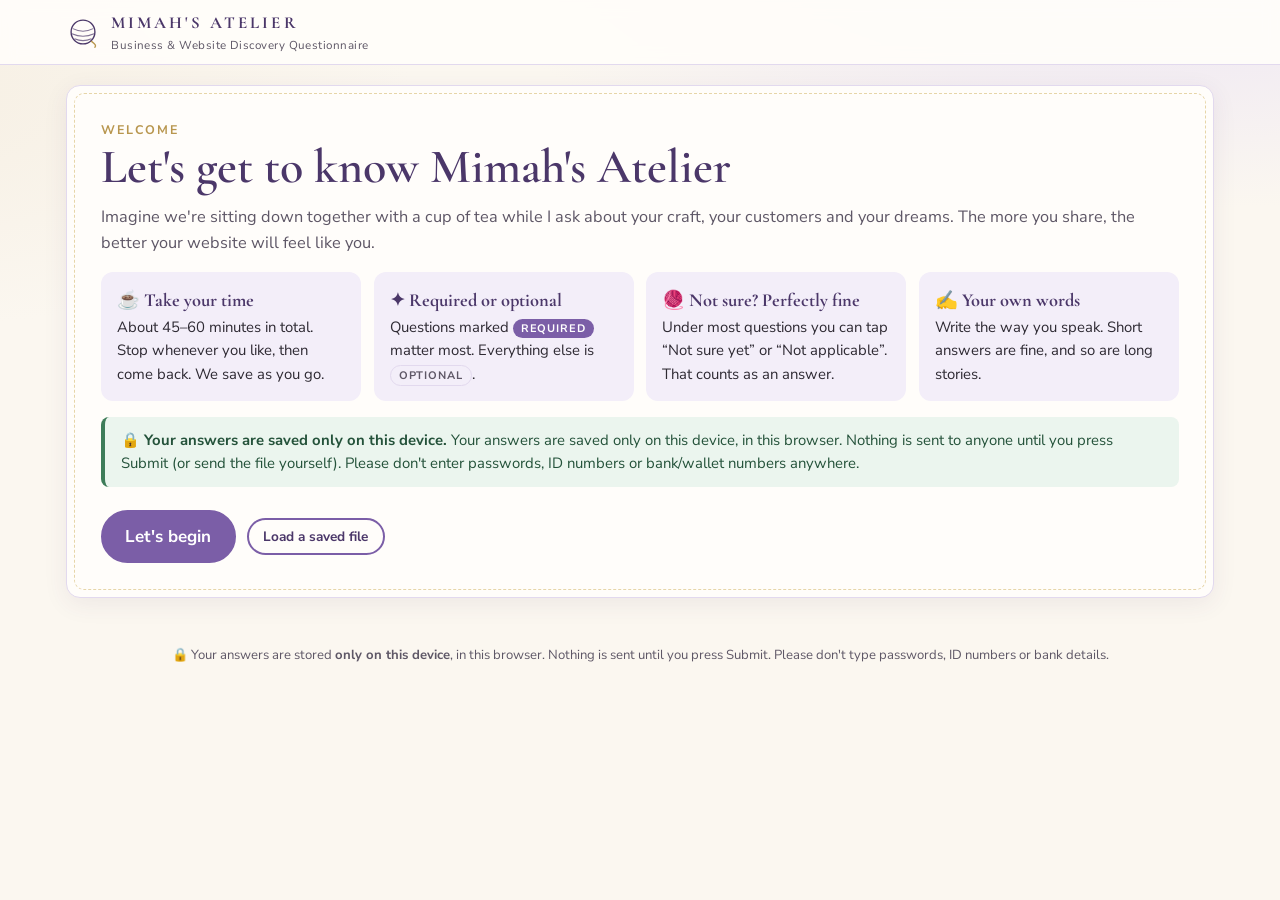
<file: index.html>
<!doctype html>
<html lang="en">
<head>
<meta charset="utf-8">
<meta name="viewport" content="width=device-width, initial-scale=1">
<title>Mimah's Atelier · Business &amp; Website Discovery Questionnaire</title>
<meta name="robots" content="noindex">
<link rel="preconnect" href="https://fonts.googleapis.com">
<link rel="preconnect" href="https://fonts.gstatic.com" crossorigin>
<link href="https://fonts.googleapis.com/css2?family=Cormorant+Garamond:wght@500;600;700&family=Nunito+Sans:wght@400;600;700&display=swap" rel="stylesheet">
<link rel="stylesheet" href="styles.css">
</head>
<body>
<a class="skip" href="#main">Skip to the questions</a>

<header class="top" id="top">
  <div class="top__inner">
    <button class="icon-btn menu-btn" id="menuBtn" aria-label="Show sections" aria-expanded="false" aria-controls="nav">
      <svg viewBox="0 0 24 24" width="22" height="22" aria-hidden="true"><path d="M4 7h16M4 12h16M4 17h16" stroke="currentColor" stroke-width="1.8" stroke-linecap="round" fill="none"/></svg>
    </button>
    <div class="brand">
      <svg class="brand__mark" viewBox="0 0 40 40" width="34" height="34" aria-hidden="true">
        <circle cx="20" cy="20" r="14" fill="none" stroke="currentColor" stroke-width="1.6"/>
        <path d="M8 16c8 4 16 4 24 0M7 22c9 4 17 4 26 0M10 28c7 3 13 3 20 0" fill="none" stroke="currentColor" stroke-width="1.2" opacity=".7"/>
        <path d="M30 31c4 3 6 5 4 7" fill="none" stroke="#B8964E" stroke-width="1.6" stroke-linecap="round"/>
      </svg>
      <div>
        <div class="brand__name">MIMAH'S ATELIER</div>
        <div class="brand__sub">Business &amp; Website Discovery Questionnaire</div>
      </div>
    </div>
    <div class="top__right">
      <span class="save-note" id="saveNote" role="status" aria-live="polite"></span>
    </div>
  </div>
  <div class="progress" id="progress" hidden>
    <div class="progress__label"><span id="progressText">0% complete</span><span id="progressReq"></span></div>
    <div class="thread" role="progressbar" aria-valuemin="0" aria-valuemax="100" aria-valuenow="0" id="threadBar"><span class="thread__fill" id="threadFill"></span><span class="thread__ball" id="threadBall"></span></div>
  </div>
</header>

<div class="shell" id="shell">
  <nav class="nav" id="nav" aria-label="Questionnaire sections" hidden></nav>
  <div class="scrim" id="scrim" hidden></div>
  <main id="main" tabindex="-1"></main>
</div>

<footer class="foot">
  <p>🔒 Your answers are stored <strong>only on this device</strong>, in this browser. Nothing is sent until you press Submit. Please don't type passwords, ID numbers or bank details.</p>
</footer>

<div id="printArea" aria-hidden="true"></div>

<script src="config.js"></script>
<script src="questionnaire-data.js"></script>
<script src="app.js"></script>
</body>
</html>
</file>
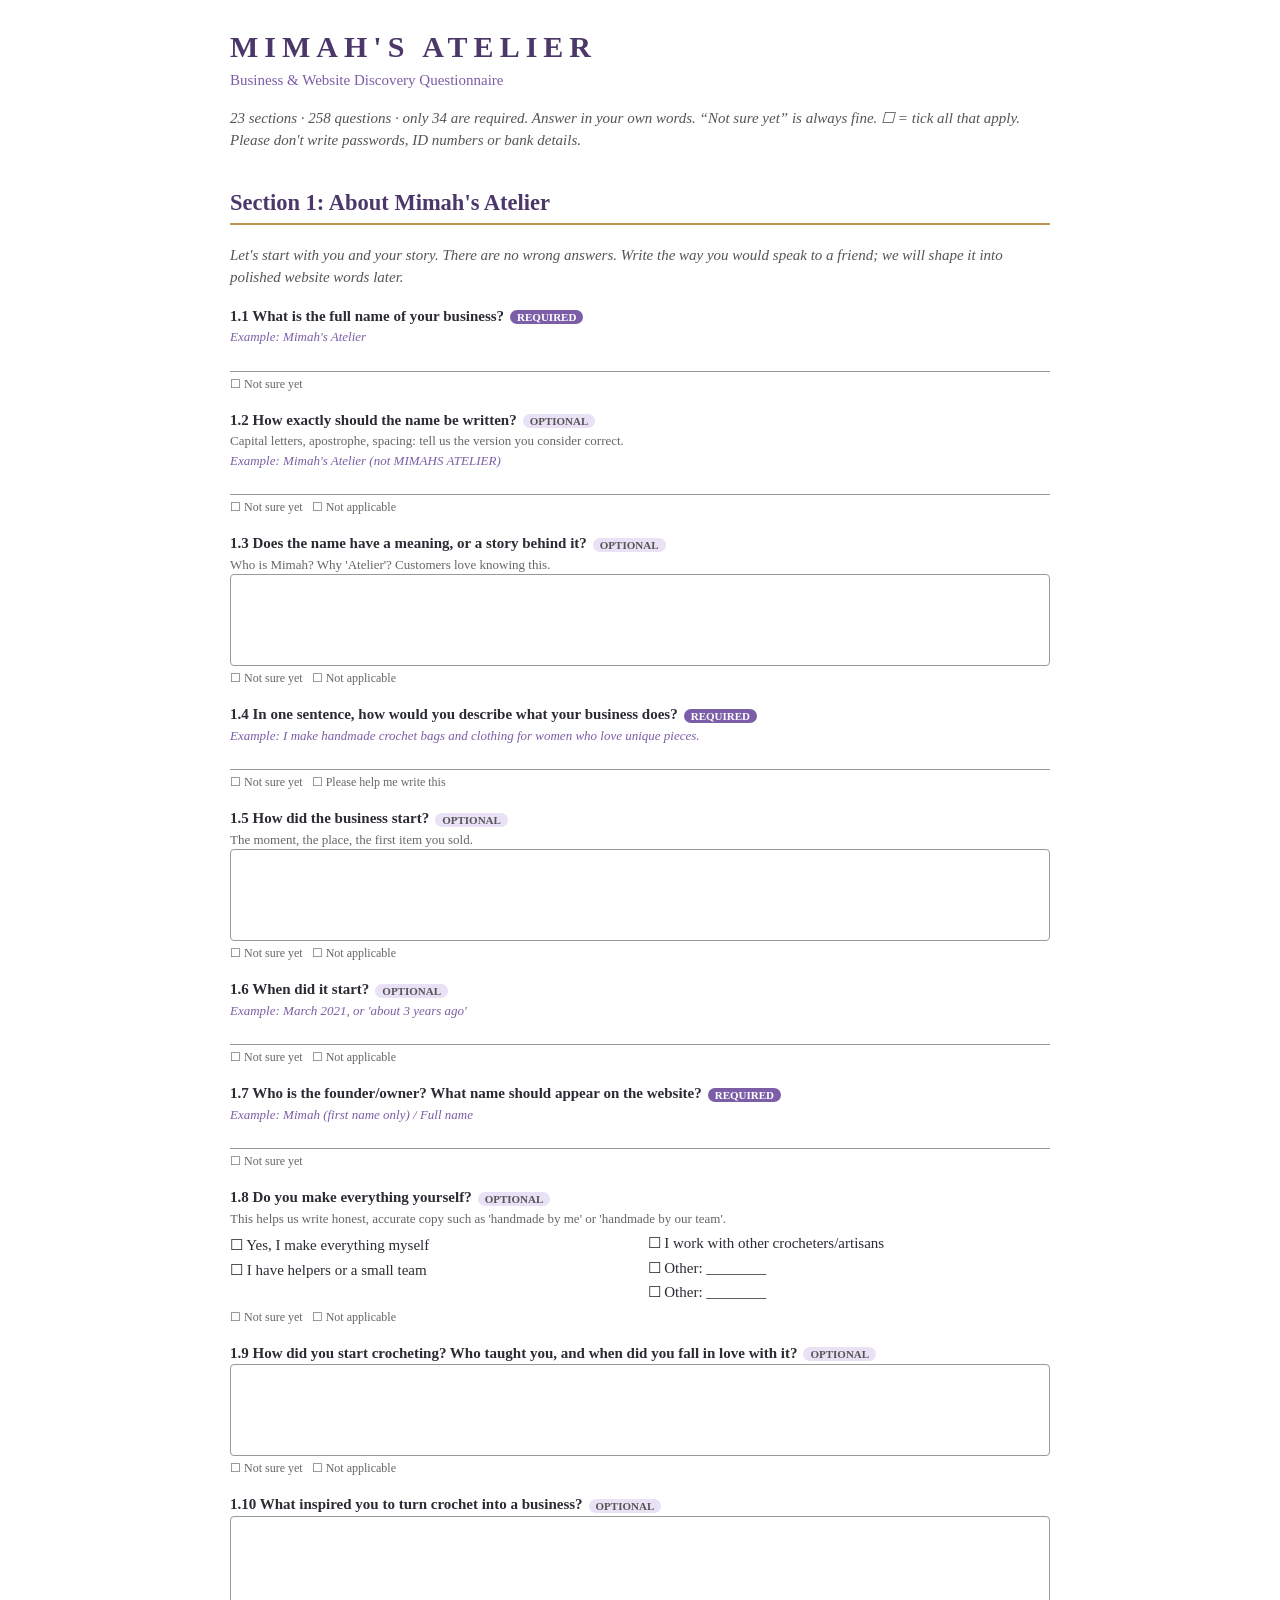
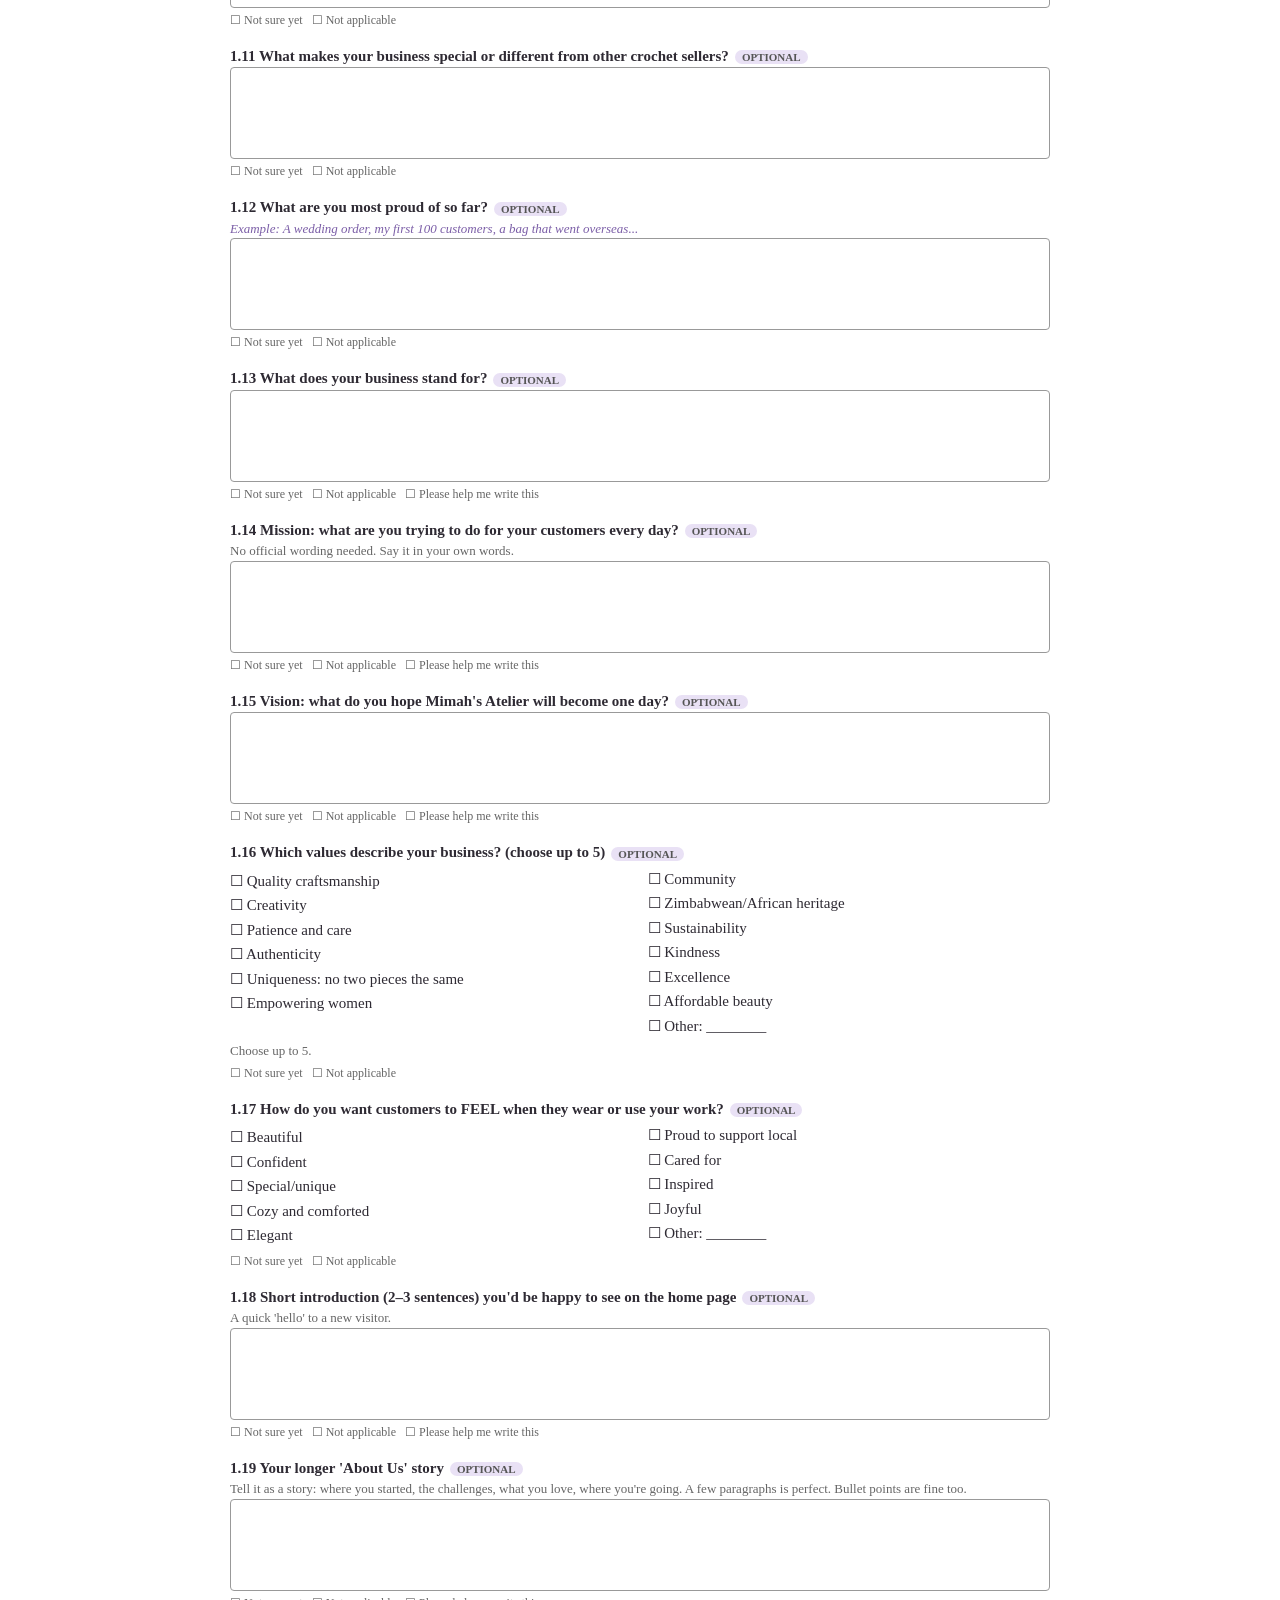
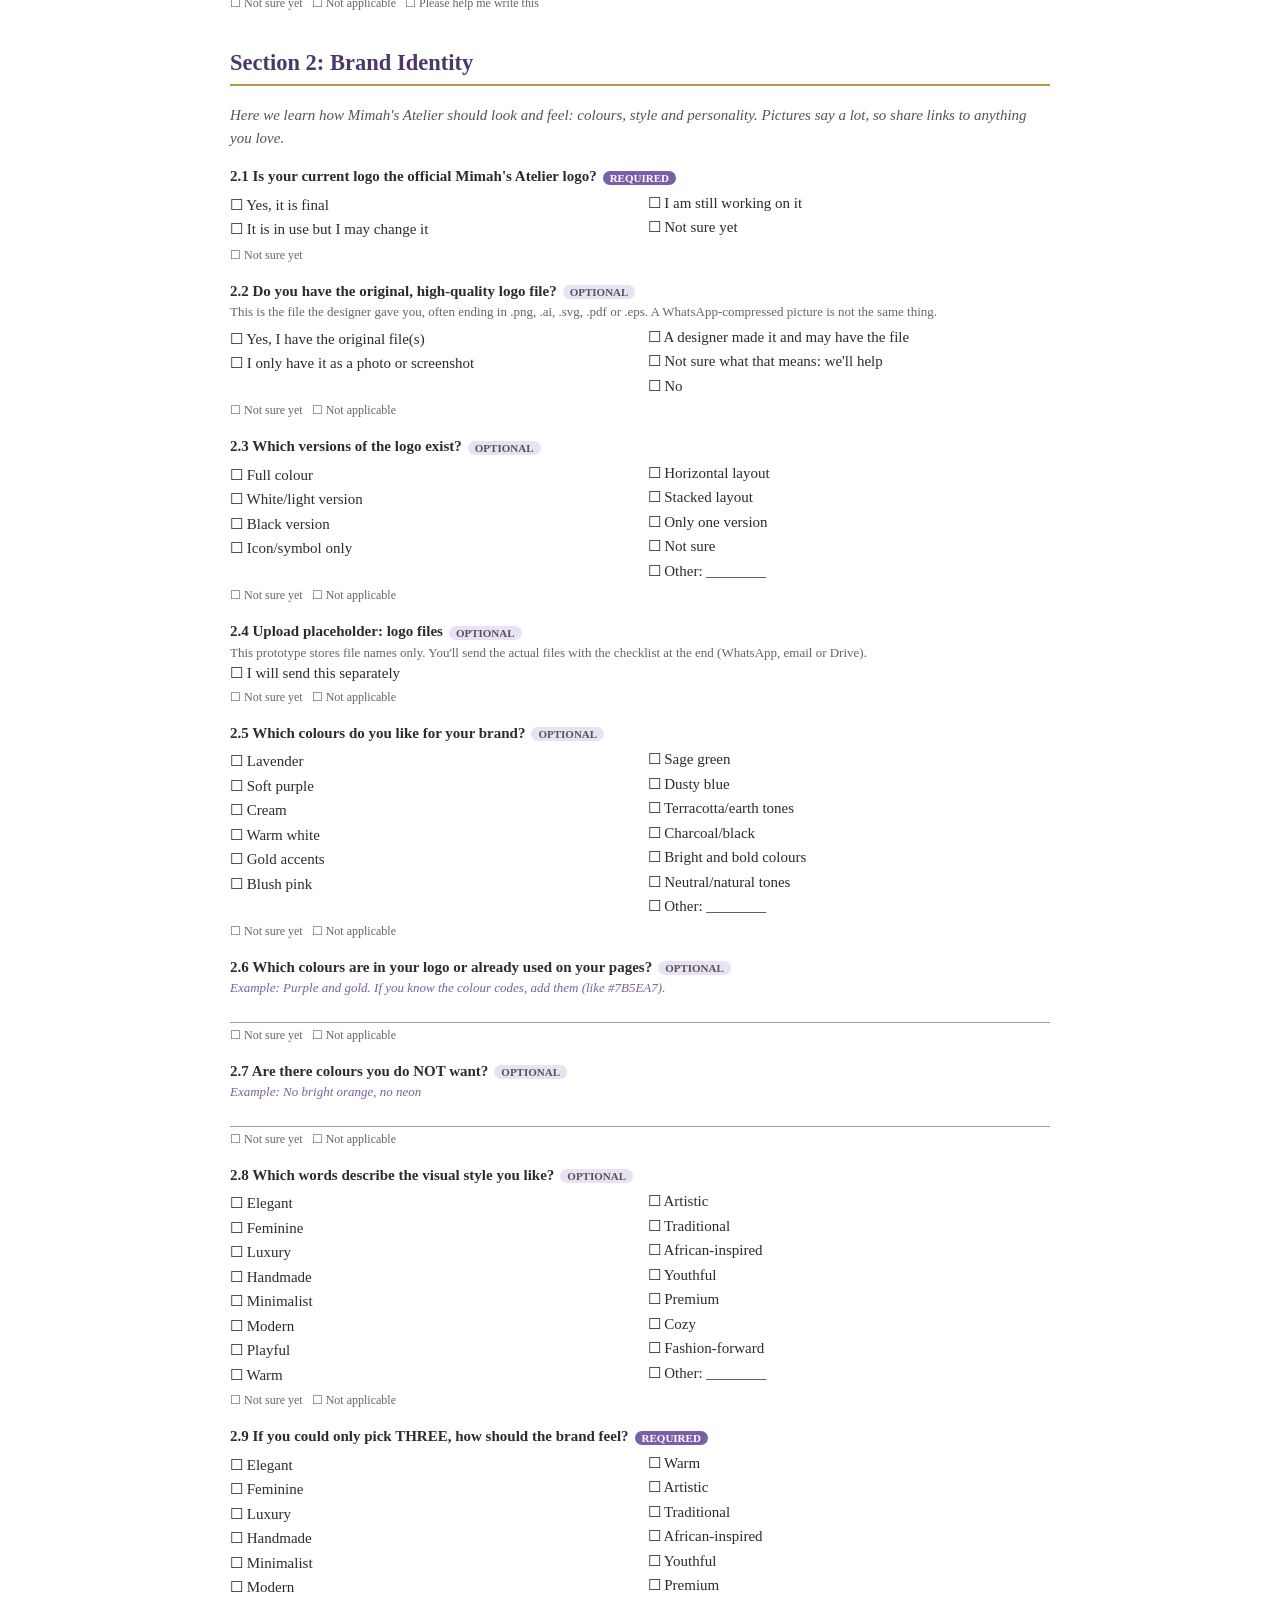
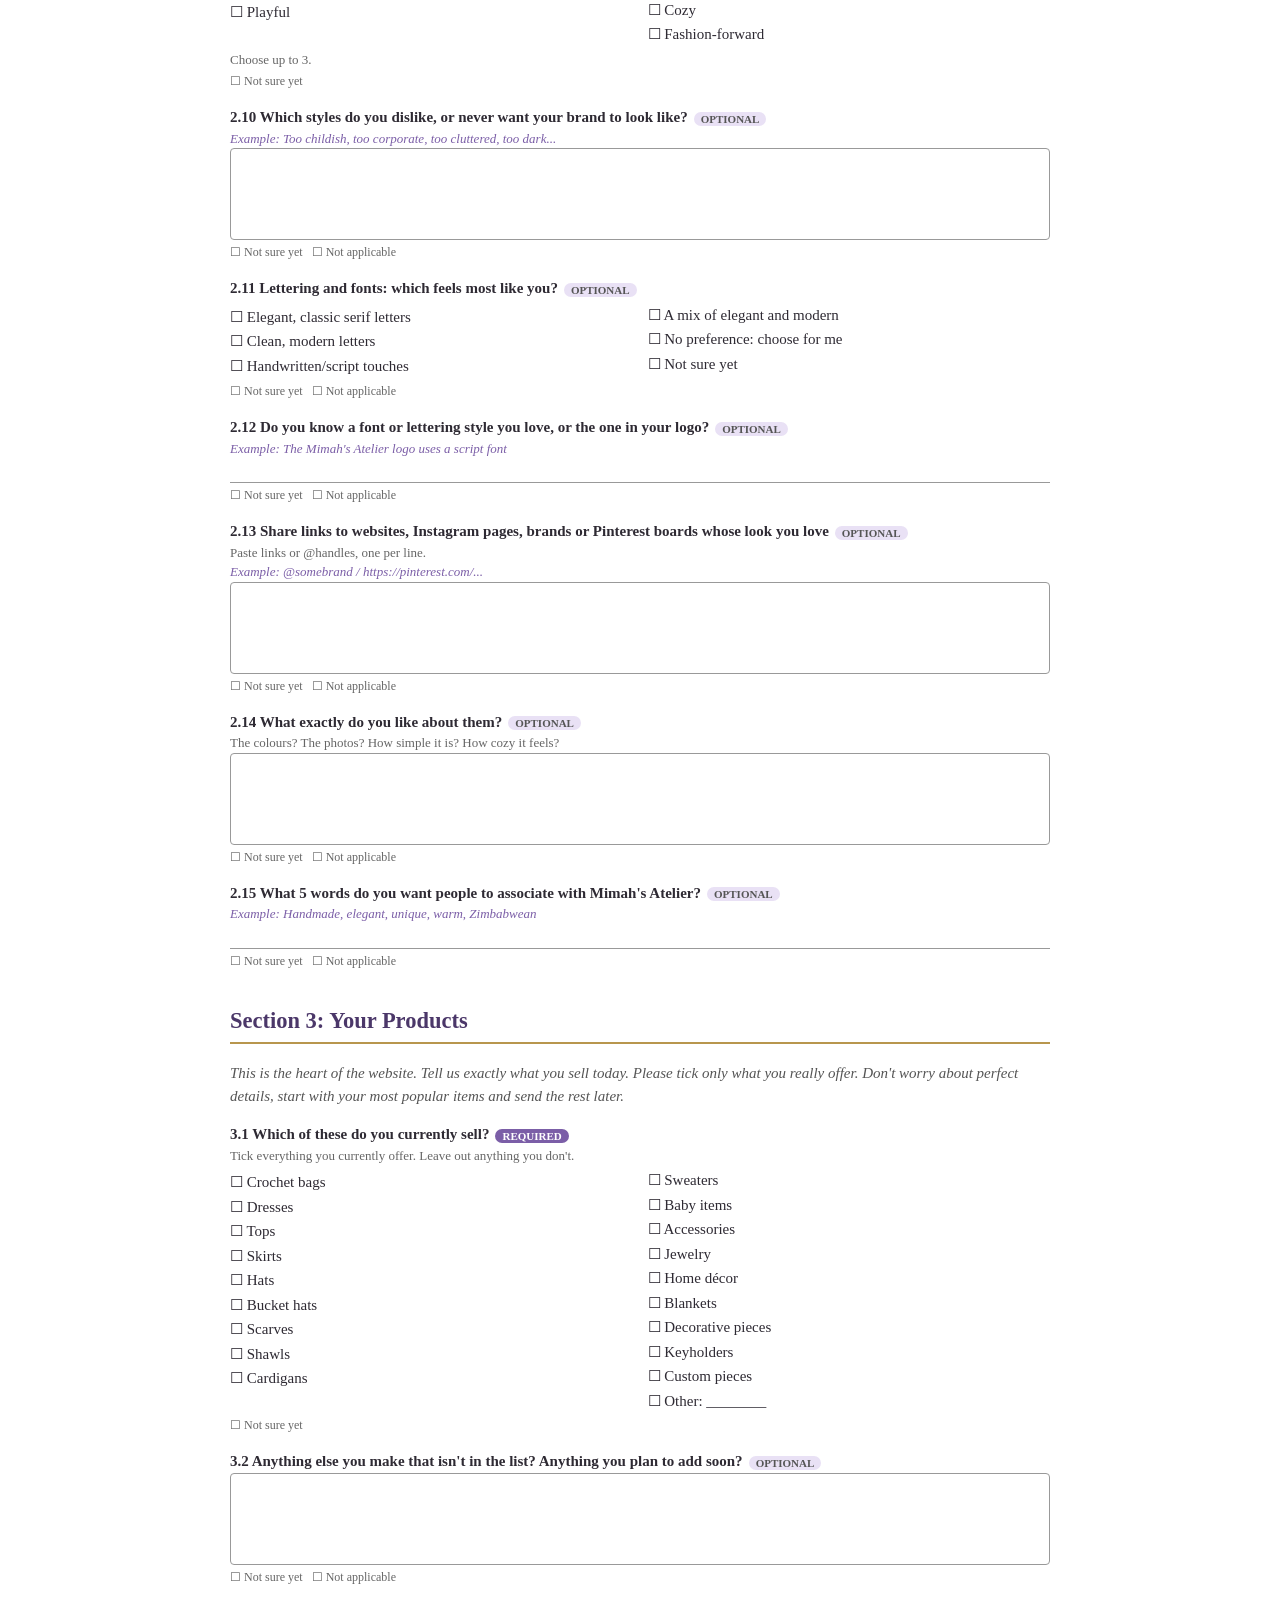
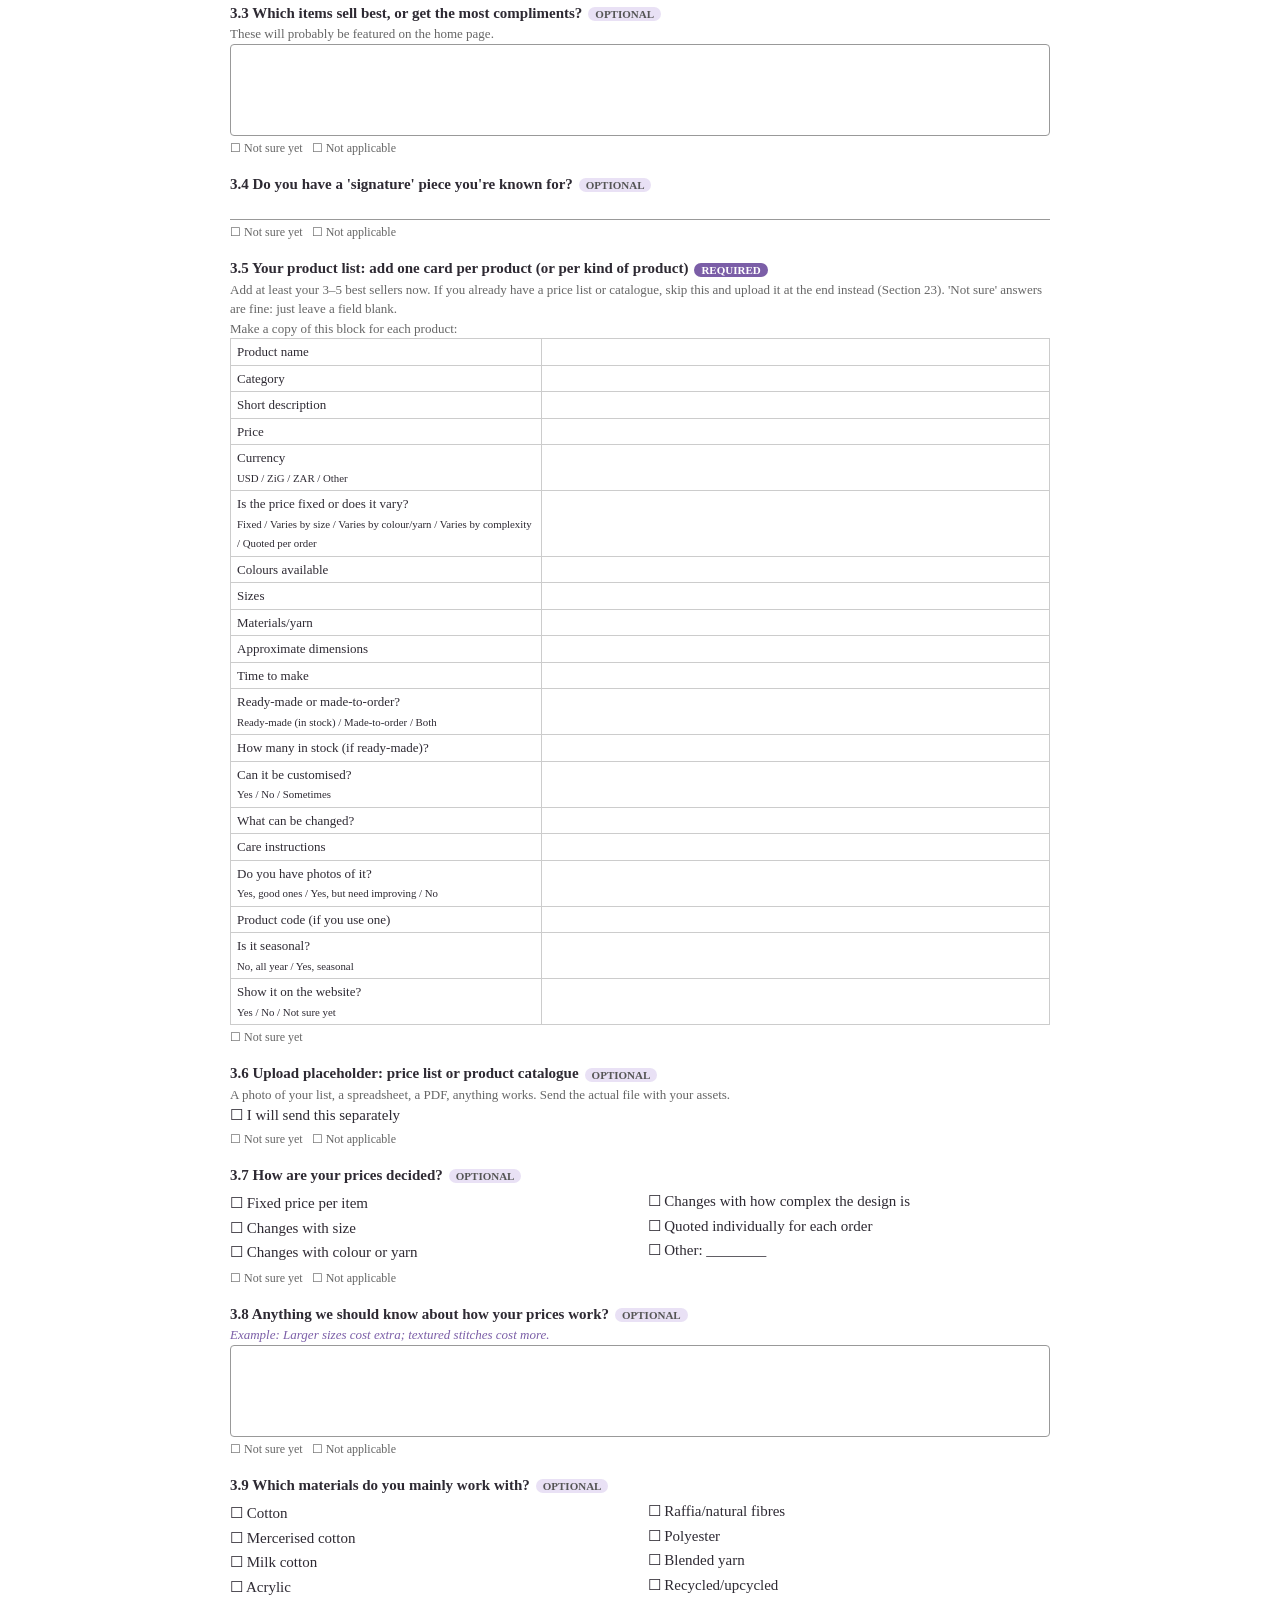
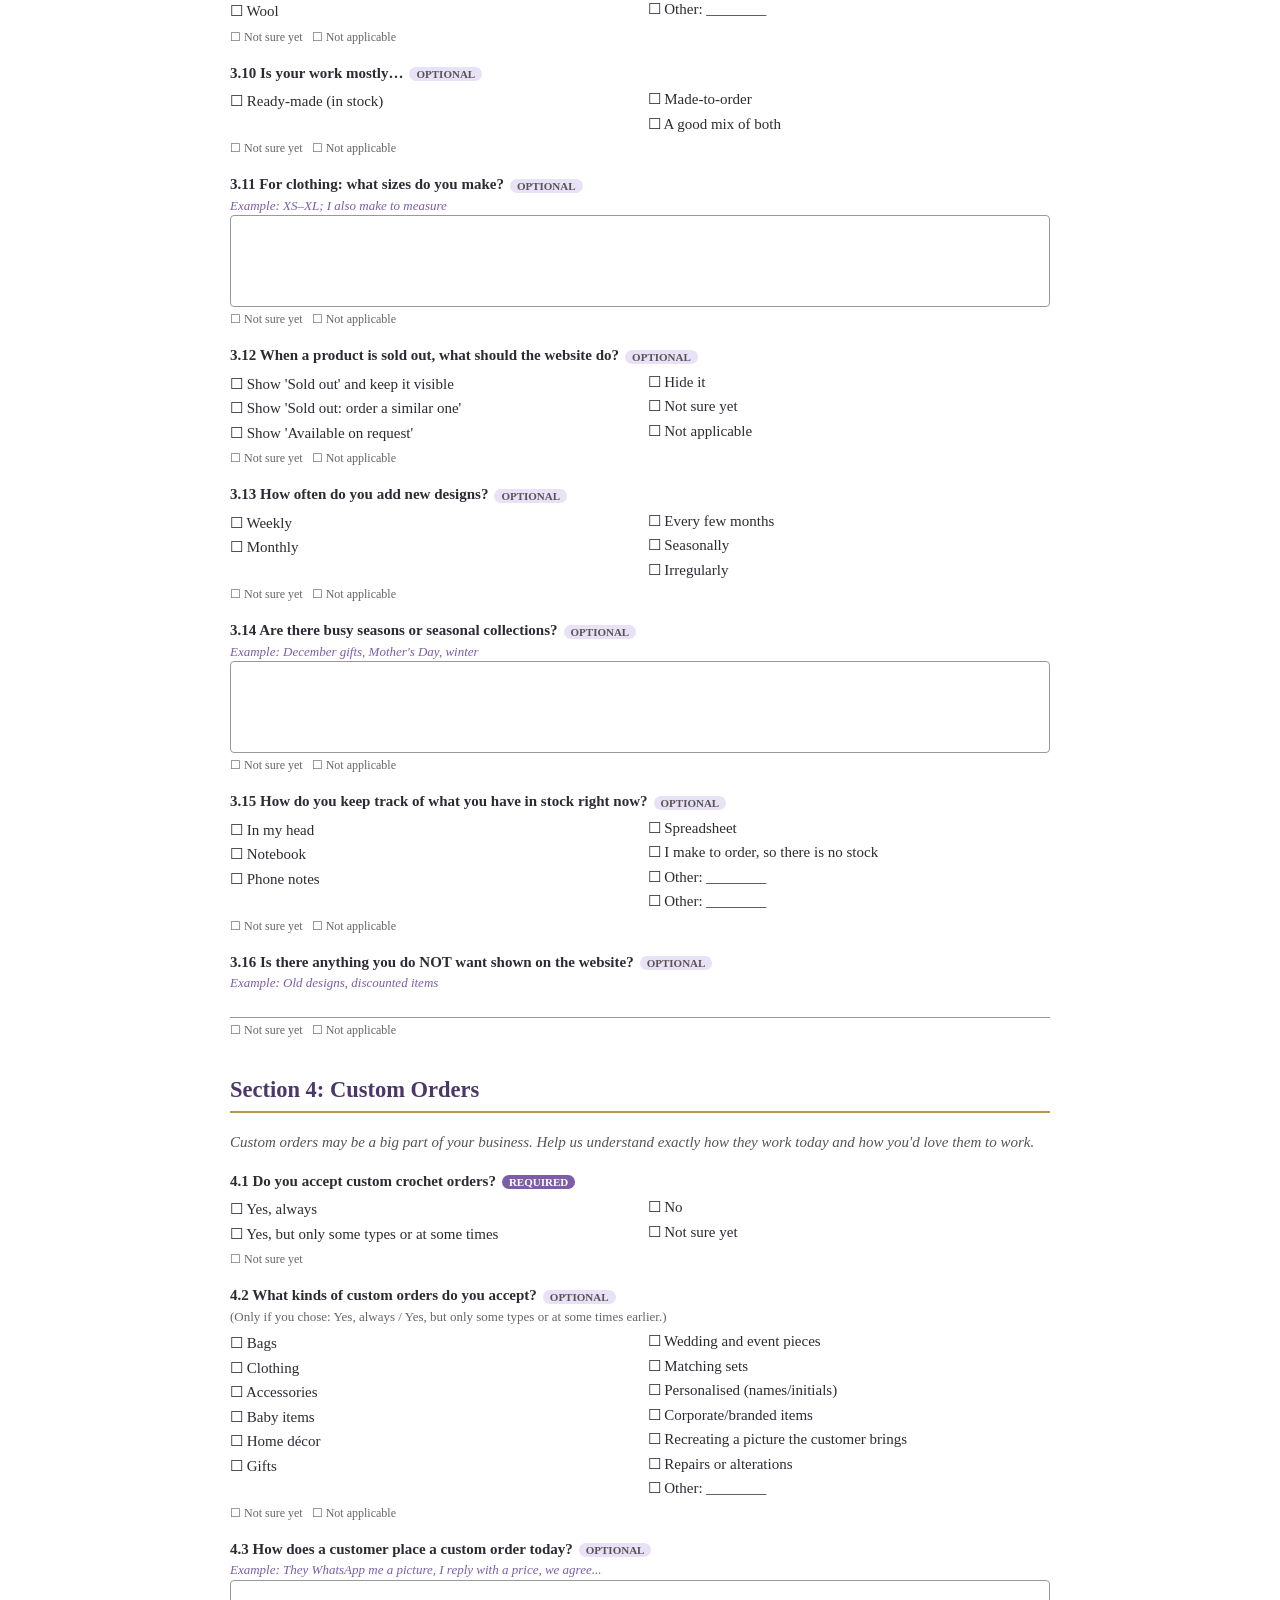
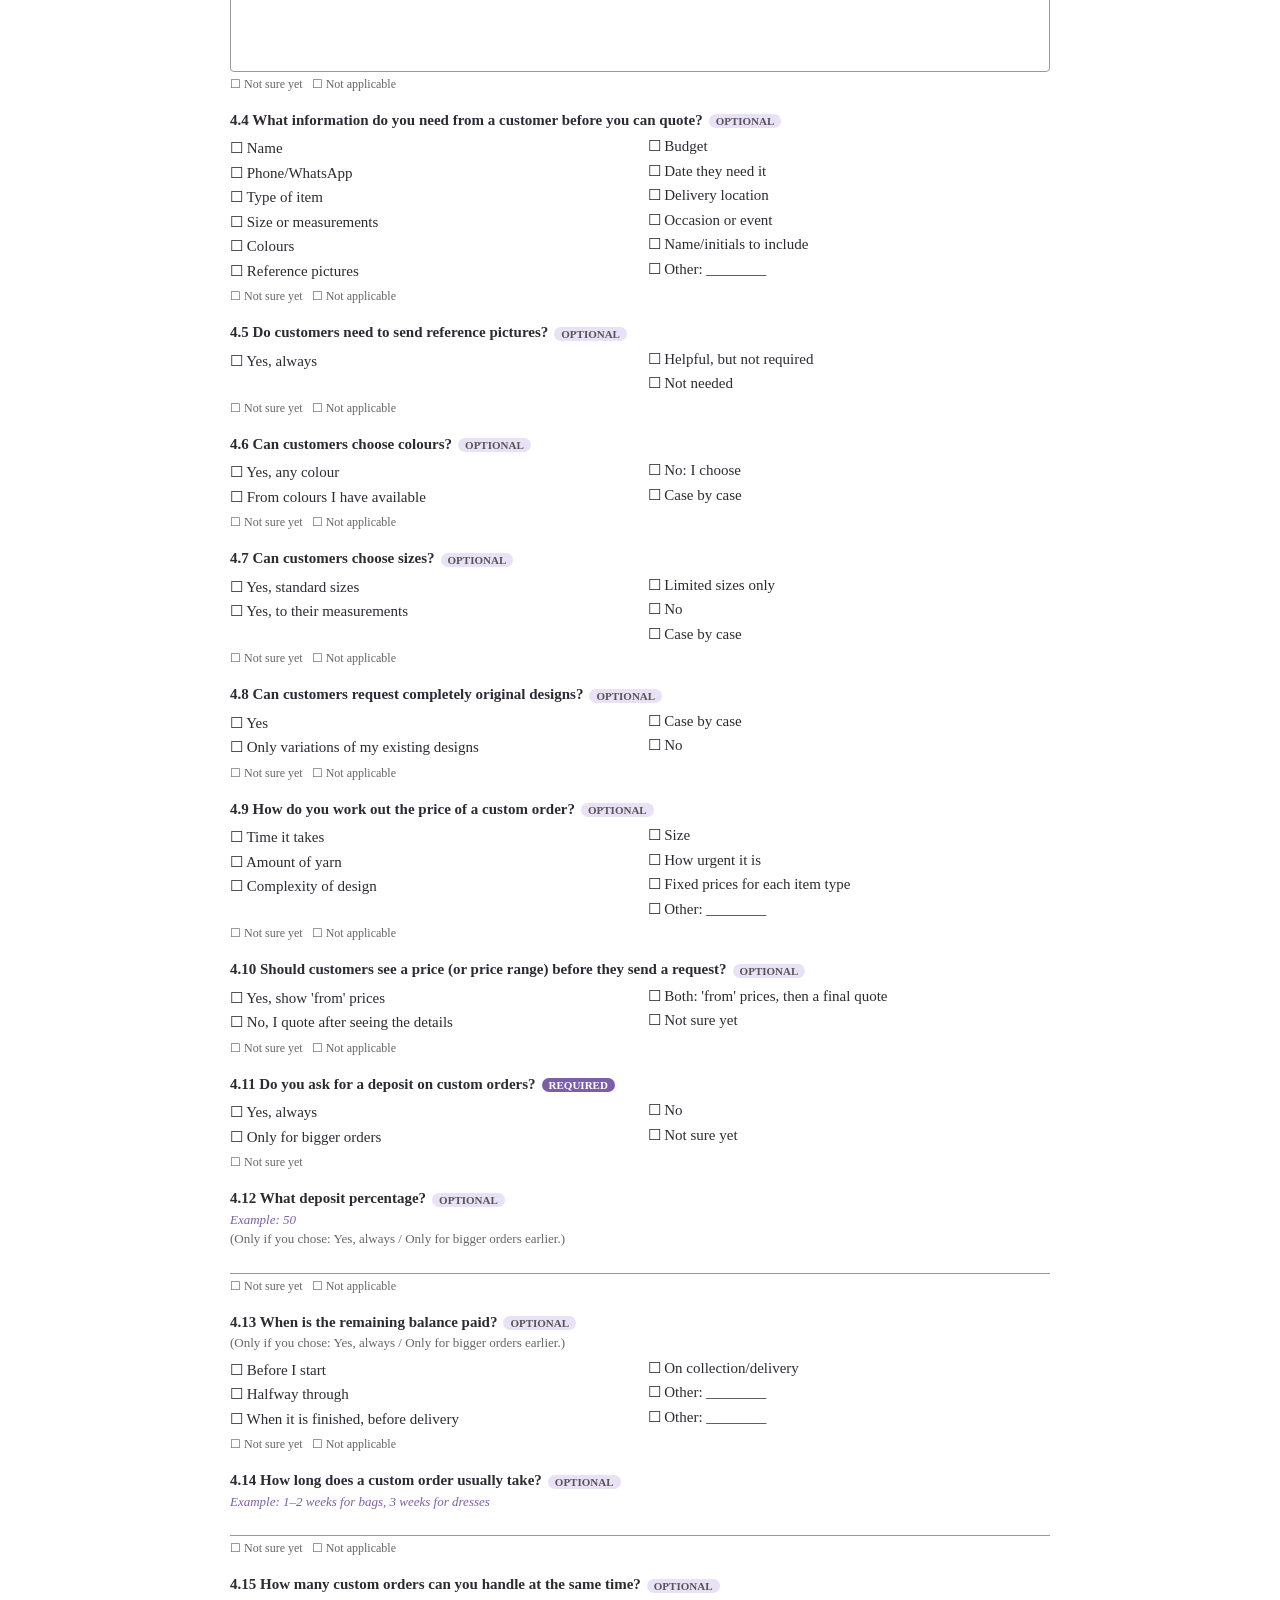
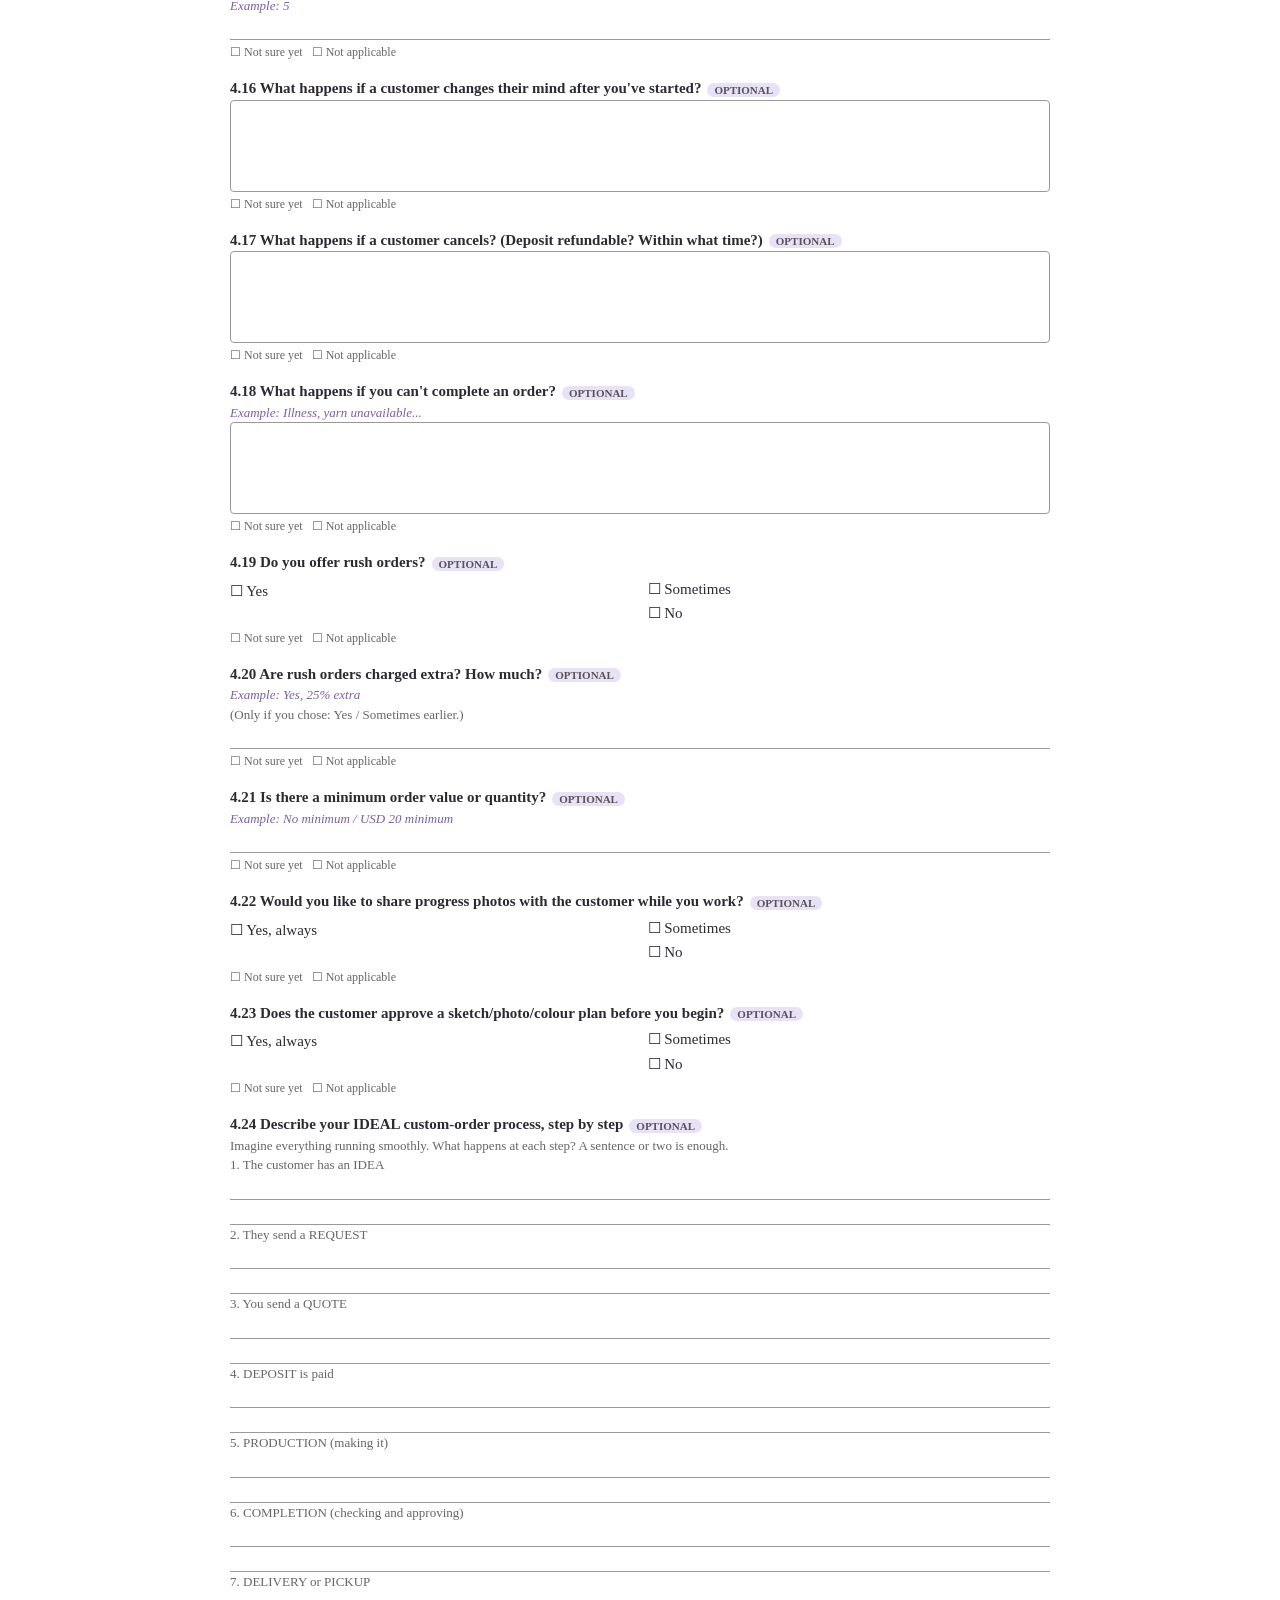
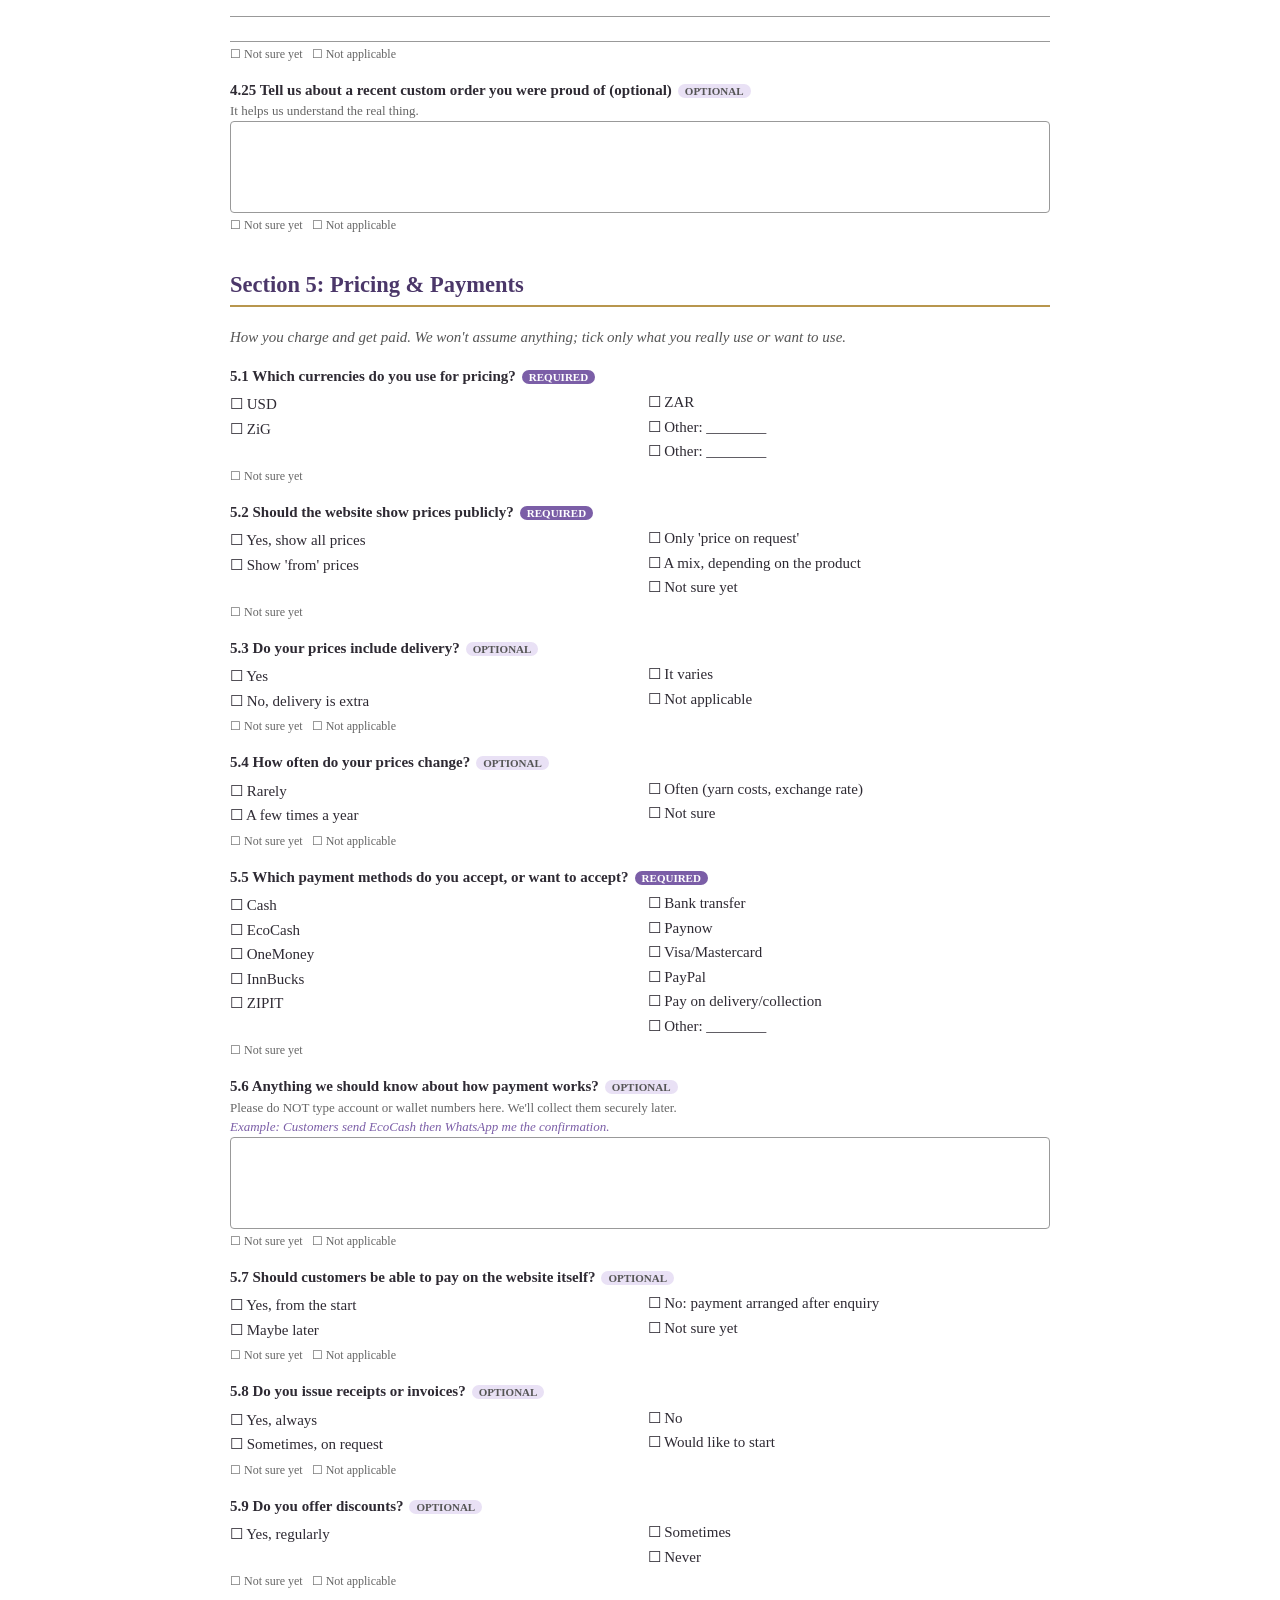
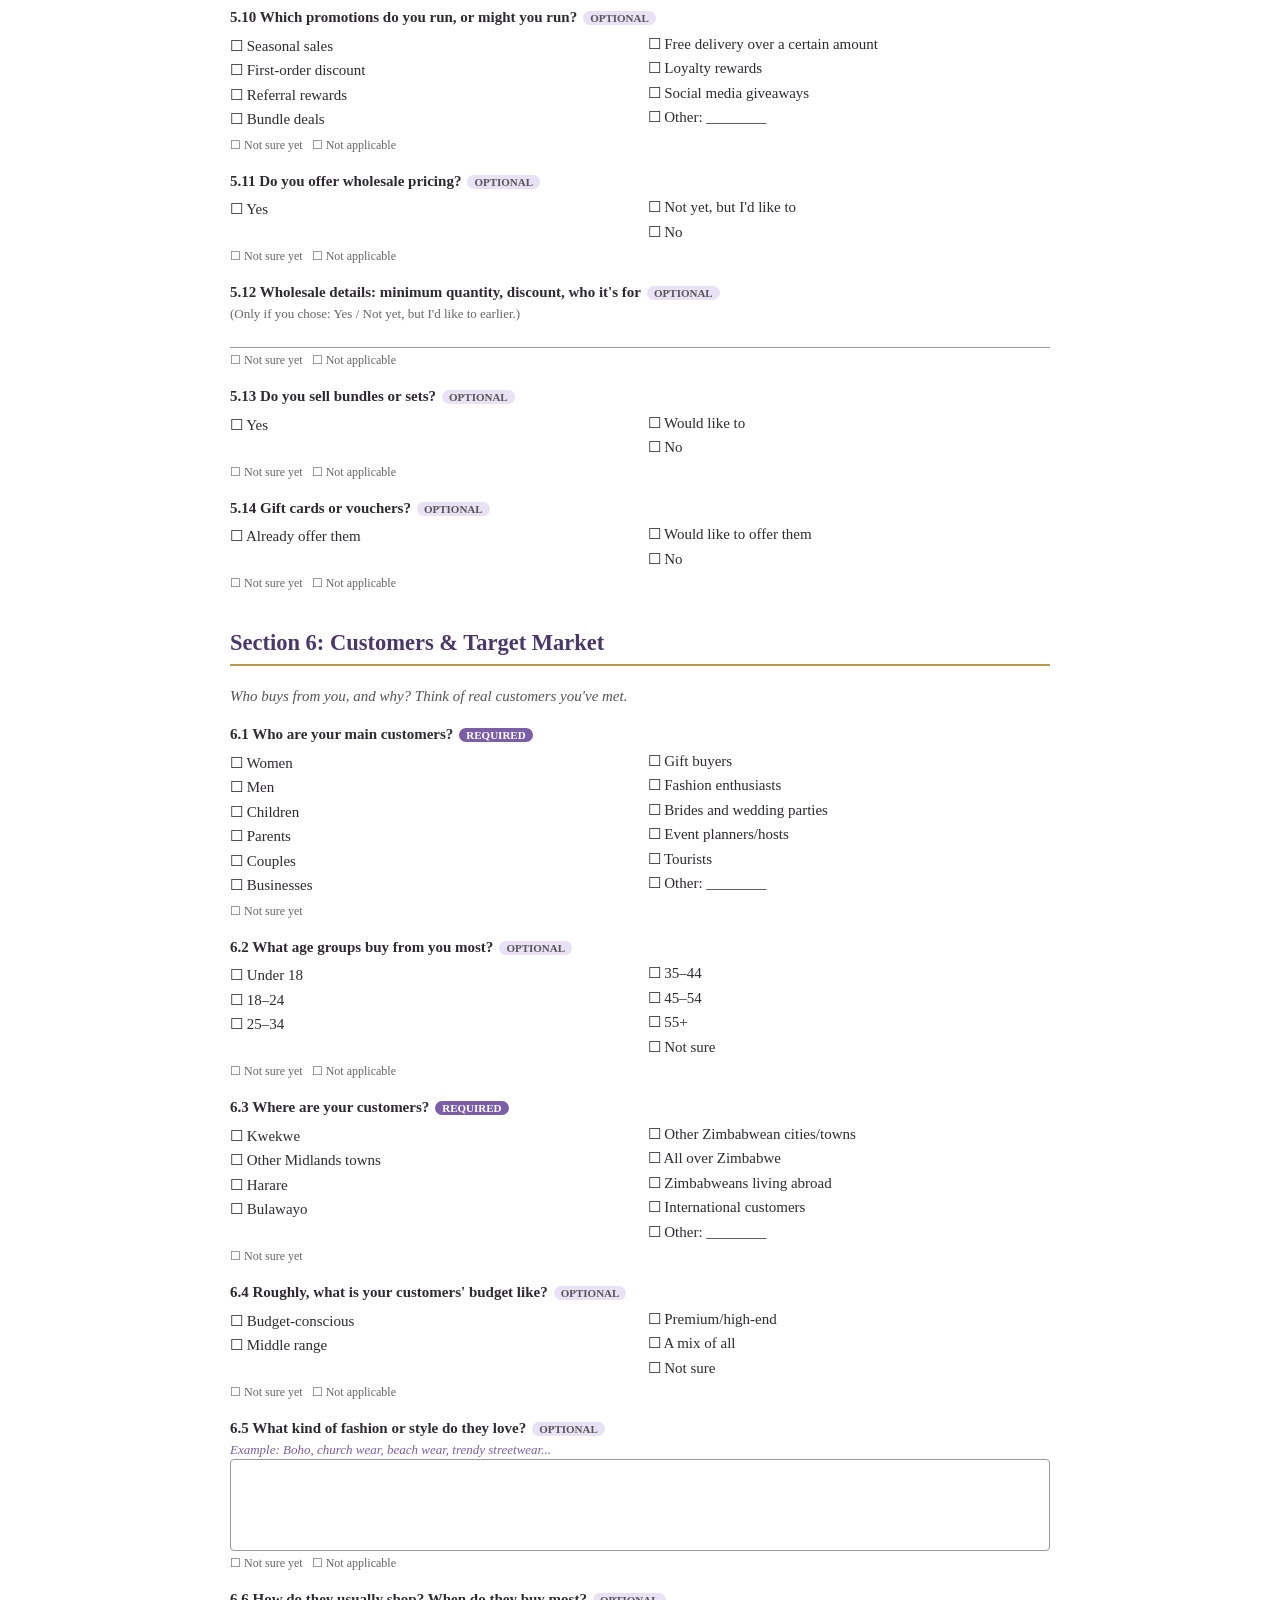
<file: 01-questionnaire-printable.html>
<!doctype html><html lang="en"><head><meta charset="utf-8"><meta name="viewport" content="width=device-width,initial-scale=1"><title>Mimah's Atelier · Printable Questionnaire</title><style>
body{font:15px/1.5 Georgia,serif;max-width:820px;margin:24px auto;padding:0 16px;color:#2E2A33}h1{letter-spacing:.2em;color:#4B3769;margin:0}h2{color:#4B3769;border-bottom:2px solid #B8964E;padding-bottom:4px;margin-top:34px;page-break-after:avoid}
.sub{color:#7B5EA7;margin-bottom:12px}.intro{font-style:italic;color:#555}.q{margin:16px 0;page-break-inside:avoid}.l{font-weight:bold}.b{font-size:11px;font-weight:bold;padding:1px 7px;border-radius:9px;margin-left:6px;vertical-align:middle}
.r{background:#7B5EA7;color:#fff}.o{background:#E9E1F5;color:#555}.h,.e{font-size:13px;color:#666}.e{font-style:italic;color:#7B5EA7}.o2{columns:2;margin:4px 0;padding:0;list-style:none}.o2 li{break-inside:avoid;margin:2px 0}
.line{border-bottom:1px solid #999;height:24px}.box{border:1px solid #999;height:90px;border-radius:4px}table{border-collapse:collapse;width:100%;font-size:13px}td,th{border:1px solid #ccc;padding:3px 6px}th{background:#F3EEF9}td.c{text-align:center}.ns{font-size:12px;color:#666;margin-top:3px}
@media print{body{margin:0;max-width:none;font-size:11pt}}</style></head><body>
<h1>MIMAH'S ATELIER</h1><div class="sub">Business &amp; Website Discovery Questionnaire</div><p class="intro">23 sections · 258 questions · only 34 are required. Answer in your own words. “Not sure yet” is always fine. ☐ = tick all that apply. Please don't write passwords, ID numbers or bank details.</p>
<h2>Section 1: About Mimah's Atelier</h2><p class="intro">Let's start with you and your story. There are no wrong answers. Write the way you would speak to a friend; we will shape it into polished website words later.</p>
<div class="q"><div class="l">1.1 What is the full name of your business?<span class="b r">REQUIRED</span></div>
<div class="e">Example: Mimah's Atelier</div>
<div class="line"></div>
<div class="ns">☐ Not sure yet</div>
</div>
<div class="q"><div class="l">1.2 How exactly should the name be written?<span class="b o">OPTIONAL</span></div>
<div class="h">Capital letters, apostrophe, spacing: tell us the version you consider correct.</div>
<div class="e">Example: Mimah's Atelier (not MIMAHS ATELIER)</div>
<div class="line"></div>
<div class="ns">☐ Not sure yet &nbsp; ☐ Not applicable</div>
</div>
<div class="q"><div class="l">1.3 Does the name have a meaning, or a story behind it?<span class="b o">OPTIONAL</span></div>
<div class="h">Who is Mimah? Why 'Atelier'? Customers love knowing this.</div>
<div class="box"></div>
<div class="ns">☐ Not sure yet &nbsp; ☐ Not applicable</div>
</div>
<div class="q"><div class="l">1.4 In one sentence, how would you describe what your business does?<span class="b r">REQUIRED</span></div>
<div class="e">Example: I make handmade crochet bags and clothing for women who love unique pieces.</div>
<div class="line"></div>
<div class="ns">☐ Not sure yet &nbsp; ☐ Please help me write this</div>
</div>
<div class="q"><div class="l">1.5 How did the business start?<span class="b o">OPTIONAL</span></div>
<div class="h">The moment, the place, the first item you sold.</div>
<div class="box"></div>
<div class="ns">☐ Not sure yet &nbsp; ☐ Not applicable</div>
</div>
<div class="q"><div class="l">1.6 When did it start?<span class="b o">OPTIONAL</span></div>
<div class="e">Example: March 2021, or 'about 3 years ago'</div>
<div class="line"></div>
<div class="ns">☐ Not sure yet &nbsp; ☐ Not applicable</div>
</div>
<div class="q"><div class="l">1.7 Who is the founder/owner? What name should appear on the website?<span class="b r">REQUIRED</span></div>
<div class="e">Example: Mimah (first name only) / Full name</div>
<div class="line"></div>
<div class="ns">☐ Not sure yet</div>
</div>
<div class="q"><div class="l">1.8 Do you make everything yourself?<span class="b o">OPTIONAL</span></div>
<div class="h">This helps us write honest, accurate copy such as 'handmade by me' or 'handmade by our team'.</div>
<ul class="o2"><li>☐ Yes, I make everything myself</li><li>☐ I have helpers or a small team</li><li>☐ I work with other crocheters/artisans</li><li>☐ Other: ________</li><li>☐ Other: ________</li></ul>
<div class="ns">☐ Not sure yet &nbsp; ☐ Not applicable</div>
</div>
<div class="q"><div class="l">1.9 How did you start crocheting? Who taught you, and when did you fall in love with it?<span class="b o">OPTIONAL</span></div>
<div class="box"></div>
<div class="ns">☐ Not sure yet &nbsp; ☐ Not applicable</div>
</div>
<div class="q"><div class="l">1.10 What inspired you to turn crochet into a business?<span class="b o">OPTIONAL</span></div>
<div class="box"></div>
<div class="ns">☐ Not sure yet &nbsp; ☐ Not applicable</div>
</div>
<div class="q"><div class="l">1.11 What makes your business special or different from other crochet sellers?<span class="b o">OPTIONAL</span></div>
<div class="box"></div>
<div class="ns">☐ Not sure yet &nbsp; ☐ Not applicable</div>
</div>
<div class="q"><div class="l">1.12 What are you most proud of so far?<span class="b o">OPTIONAL</span></div>
<div class="e">Example: A wedding order, my first 100 customers, a bag that went overseas...</div>
<div class="box"></div>
<div class="ns">☐ Not sure yet &nbsp; ☐ Not applicable</div>
</div>
<div class="q"><div class="l">1.13 What does your business stand for?<span class="b o">OPTIONAL</span></div>
<div class="box"></div>
<div class="ns">☐ Not sure yet &nbsp; ☐ Not applicable &nbsp; ☐ Please help me write this</div>
</div>
<div class="q"><div class="l">1.14 Mission: what are you trying to do for your customers every day?<span class="b o">OPTIONAL</span></div>
<div class="h">No official wording needed. Say it in your own words.</div>
<div class="box"></div>
<div class="ns">☐ Not sure yet &nbsp; ☐ Not applicable &nbsp; ☐ Please help me write this</div>
</div>
<div class="q"><div class="l">1.15 Vision: what do you hope Mimah's Atelier will become one day?<span class="b o">OPTIONAL</span></div>
<div class="box"></div>
<div class="ns">☐ Not sure yet &nbsp; ☐ Not applicable &nbsp; ☐ Please help me write this</div>
</div>
<div class="q"><div class="l">1.16 Which values describe your business? (choose up to 5)<span class="b o">OPTIONAL</span></div>
<ul class="o2"><li>☐ Quality craftsmanship</li><li>☐ Creativity</li><li>☐ Patience and care</li><li>☐ Authenticity</li><li>☐ Uniqueness: no two pieces the same</li><li>☐ Empowering women</li><li>☐ Community</li><li>☐ Zimbabwean/African heritage</li><li>☐ Sustainability</li><li>☐ Kindness</li><li>☐ Excellence</li><li>☐ Affordable beauty</li><li>☐ Other: ________</li></ul><div class="h">Choose up to 5.</div>
<div class="ns">☐ Not sure yet &nbsp; ☐ Not applicable</div>
</div>
<div class="q"><div class="l">1.17 How do you want customers to FEEL when they wear or use your work?<span class="b o">OPTIONAL</span></div>
<ul class="o2"><li>☐ Beautiful</li><li>☐ Confident</li><li>☐ Special/unique</li><li>☐ Cozy and comforted</li><li>☐ Elegant</li><li>☐ Proud to support local</li><li>☐ Cared for</li><li>☐ Inspired</li><li>☐ Joyful</li><li>☐ Other: ________</li></ul>
<div class="ns">☐ Not sure yet &nbsp; ☐ Not applicable</div>
</div>
<div class="q"><div class="l">1.18 Short introduction (2–3 sentences) you'd be happy to see on the home page<span class="b o">OPTIONAL</span></div>
<div class="h">A quick 'hello' to a new visitor.</div>
<div class="box"></div>
<div class="ns">☐ Not sure yet &nbsp; ☐ Not applicable &nbsp; ☐ Please help me write this</div>
</div>
<div class="q"><div class="l">1.19 Your longer 'About Us' story<span class="b o">OPTIONAL</span></div>
<div class="h">Tell it as a story: where you started, the challenges, what you love, where you're going. A few paragraphs is perfect. Bullet points are fine too.</div>
<div class="box"></div>
<div class="ns">☐ Not sure yet &nbsp; ☐ Not applicable &nbsp; ☐ Please help me write this</div>
</div>
<h2>Section 2: Brand Identity</h2><p class="intro">Here we learn how Mimah's Atelier should look and feel: colours, style and personality. Pictures say a lot, so share links to anything you love.</p>
<div class="q"><div class="l">2.1 Is your current logo the official Mimah's Atelier logo?<span class="b r">REQUIRED</span></div>
<ul class="o2"><li>☐ Yes, it is final</li><li>☐ It is in use but I may change it</li><li>☐ I am still working on it</li><li>☐ Not sure yet</li></ul>
<div class="ns">☐ Not sure yet</div>
</div>
<div class="q"><div class="l">2.2 Do you have the original, high-quality logo file?<span class="b o">OPTIONAL</span></div>
<div class="h">This is the file the designer gave you, often ending in .png, .ai, .svg, .pdf or .eps. A WhatsApp-compressed picture is not the same thing.</div>
<ul class="o2"><li>☐ Yes, I have the original file(s)</li><li>☐ I only have it as a photo or screenshot</li><li>☐ A designer made it and may have the file</li><li>☐ Not sure what that means: we'll help</li><li>☐ No</li></ul>
<div class="ns">☐ Not sure yet &nbsp; ☐ Not applicable</div>
</div>
<div class="q"><div class="l">2.3 Which versions of the logo exist?<span class="b o">OPTIONAL</span></div>
<ul class="o2"><li>☐ Full colour</li><li>☐ White/light version</li><li>☐ Black version</li><li>☐ Icon/symbol only</li><li>☐ Horizontal layout</li><li>☐ Stacked layout</li><li>☐ Only one version</li><li>☐ Not sure</li><li>☐ Other: ________</li></ul>
<div class="ns">☐ Not sure yet &nbsp; ☐ Not applicable</div>
</div>
<div class="q"><div class="l">2.4 Upload placeholder: logo files<span class="b o">OPTIONAL</span></div>
<div class="h">This prototype stores file names only. You'll send the actual files with the checklist at the end (WhatsApp, email or Drive).</div>
<div>☐ I will send this separately</div>
<div class="ns">☐ Not sure yet &nbsp; ☐ Not applicable</div>
</div>
<div class="q"><div class="l">2.5 Which colours do you like for your brand?<span class="b o">OPTIONAL</span></div>
<ul class="o2"><li>☐ Lavender</li><li>☐ Soft purple</li><li>☐ Cream</li><li>☐ Warm white</li><li>☐ Gold accents</li><li>☐ Blush pink</li><li>☐ Sage green</li><li>☐ Dusty blue</li><li>☐ Terracotta/earth tones</li><li>☐ Charcoal/black</li><li>☐ Bright and bold colours</li><li>☐ Neutral/natural tones</li><li>☐ Other: ________</li></ul>
<div class="ns">☐ Not sure yet &nbsp; ☐ Not applicable</div>
</div>
<div class="q"><div class="l">2.6 Which colours are in your logo or already used on your pages?<span class="b o">OPTIONAL</span></div>
<div class="e">Example: Purple and gold. If you know the colour codes, add them (like #7B5EA7).</div>
<div class="line"></div>
<div class="ns">☐ Not sure yet &nbsp; ☐ Not applicable</div>
</div>
<div class="q"><div class="l">2.7 Are there colours you do NOT want?<span class="b o">OPTIONAL</span></div>
<div class="e">Example: No bright orange, no neon</div>
<div class="line"></div>
<div class="ns">☐ Not sure yet &nbsp; ☐ Not applicable</div>
</div>
<div class="q"><div class="l">2.8 Which words describe the visual style you like?<span class="b o">OPTIONAL</span></div>
<ul class="o2"><li>☐ Elegant</li><li>☐ Feminine</li><li>☐ Luxury</li><li>☐ Handmade</li><li>☐ Minimalist</li><li>☐ Modern</li><li>☐ Playful</li><li>☐ Warm</li><li>☐ Artistic</li><li>☐ Traditional</li><li>☐ African-inspired</li><li>☐ Youthful</li><li>☐ Premium</li><li>☐ Cozy</li><li>☐ Fashion-forward</li><li>☐ Other: ________</li></ul>
<div class="ns">☐ Not sure yet &nbsp; ☐ Not applicable</div>
</div>
<div class="q"><div class="l">2.9 If you could only pick THREE, how should the brand feel?<span class="b r">REQUIRED</span></div>
<ul class="o2"><li>☐ Elegant</li><li>☐ Feminine</li><li>☐ Luxury</li><li>☐ Handmade</li><li>☐ Minimalist</li><li>☐ Modern</li><li>☐ Playful</li><li>☐ Warm</li><li>☐ Artistic</li><li>☐ Traditional</li><li>☐ African-inspired</li><li>☐ Youthful</li><li>☐ Premium</li><li>☐ Cozy</li><li>☐ Fashion-forward</li></ul><div class="h">Choose up to 3.</div>
<div class="ns">☐ Not sure yet</div>
</div>
<div class="q"><div class="l">2.10 Which styles do you dislike, or never want your brand to look like?<span class="b o">OPTIONAL</span></div>
<div class="e">Example: Too childish, too corporate, too cluttered, too dark...</div>
<div class="box"></div>
<div class="ns">☐ Not sure yet &nbsp; ☐ Not applicable</div>
</div>
<div class="q"><div class="l">2.11 Lettering and fonts: which feels most like you?<span class="b o">OPTIONAL</span></div>
<ul class="o2"><li>☐ Elegant, classic serif letters</li><li>☐ Clean, modern letters</li><li>☐ Handwritten/script touches</li><li>☐ A mix of elegant and modern</li><li>☐ No preference: choose for me</li><li>☐ Not sure yet</li></ul>
<div class="ns">☐ Not sure yet &nbsp; ☐ Not applicable</div>
</div>
<div class="q"><div class="l">2.12 Do you know a font or lettering style you love, or the one in your logo?<span class="b o">OPTIONAL</span></div>
<div class="e">Example: The Mimah's Atelier logo uses a script font</div>
<div class="line"></div>
<div class="ns">☐ Not sure yet &nbsp; ☐ Not applicable</div>
</div>
<div class="q"><div class="l">2.13 Share links to websites, Instagram pages, brands or Pinterest boards whose look you love<span class="b o">OPTIONAL</span></div>
<div class="h">Paste links or @handles, one per line.</div>
<div class="e">Example: @somebrand / https://pinterest.com/...</div>
<div class="box"></div>
<div class="ns">☐ Not sure yet &nbsp; ☐ Not applicable</div>
</div>
<div class="q"><div class="l">2.14 What exactly do you like about them?<span class="b o">OPTIONAL</span></div>
<div class="h">The colours? The photos? How simple it is? How cozy it feels?</div>
<div class="box"></div>
<div class="ns">☐ Not sure yet &nbsp; ☐ Not applicable</div>
</div>
<div class="q"><div class="l">2.15 What 5 words do you want people to associate with Mimah's Atelier?<span class="b o">OPTIONAL</span></div>
<div class="e">Example: Handmade, elegant, unique, warm, Zimbabwean</div>
<div class="line"></div>
<div class="ns">☐ Not sure yet &nbsp; ☐ Not applicable</div>
</div>
<h2>Section 3: Your Products</h2><p class="intro">This is the heart of the website. Tell us exactly what you sell today. Please tick only what you really offer. Don't worry about perfect details, start with your most popular items and send the rest later.</p>
<div class="q"><div class="l">3.1 Which of these do you currently sell?<span class="b r">REQUIRED</span></div>
<div class="h">Tick everything you currently offer. Leave out anything you don't.</div>
<ul class="o2"><li>☐ Crochet bags</li><li>☐ Dresses</li><li>☐ Tops</li><li>☐ Skirts</li><li>☐ Hats</li><li>☐ Bucket hats</li><li>☐ Scarves</li><li>☐ Shawls</li><li>☐ Cardigans</li><li>☐ Sweaters</li><li>☐ Baby items</li><li>☐ Accessories</li><li>☐ Jewelry</li><li>☐ Home décor</li><li>☐ Blankets</li><li>☐ Decorative pieces</li><li>☐ Keyholders</li><li>☐ Custom pieces</li><li>☐ Other: ________</li></ul>
<div class="ns">☐ Not sure yet</div>
</div>
<div class="q"><div class="l">3.2 Anything else you make that isn't in the list? Anything you plan to add soon?<span class="b o">OPTIONAL</span></div>
<div class="box"></div>
<div class="ns">☐ Not sure yet &nbsp; ☐ Not applicable</div>
</div>
<div class="q"><div class="l">3.3 Which items sell best, or get the most compliments?<span class="b o">OPTIONAL</span></div>
<div class="h">These will probably be featured on the home page.</div>
<div class="box"></div>
<div class="ns">☐ Not sure yet &nbsp; ☐ Not applicable</div>
</div>
<div class="q"><div class="l">3.4 Do you have a 'signature' piece you're known for?<span class="b o">OPTIONAL</span></div>
<div class="line"></div>
<div class="ns">☐ Not sure yet &nbsp; ☐ Not applicable</div>
</div>
<div class="q"><div class="l">3.5 Your product list: add one card per product (or per kind of product)<span class="b r">REQUIRED</span></div>
<div class="h">Add at least your 3–5 best sellers now. If you already have a price list or catalogue, skip this and upload it at the end instead (Section 23). 'Not sure' answers are fine: just leave a field blank.</div>
<div class="h">Make a copy of this block for each product:</div><table><tr><td width="38%">Product name</td><td>&nbsp;</td></tr><tr><td width="38%">Category</td><td>&nbsp;</td></tr><tr><td width="38%">Short description</td><td>&nbsp;</td></tr><tr><td width="38%">Price</td><td>&nbsp;</td></tr><tr><td width="38%">Currency<br><small>USD / ZiG / ZAR / Other</small></td><td>&nbsp;</td></tr><tr><td width="38%">Is the price fixed or does it vary?<br><small>Fixed / Varies by size / Varies by colour/yarn / Varies by complexity / Quoted per order</small></td><td>&nbsp;</td></tr><tr><td width="38%">Colours available</td><td>&nbsp;</td></tr><tr><td width="38%">Sizes</td><td>&nbsp;</td></tr><tr><td width="38%">Materials/yarn</td><td>&nbsp;</td></tr><tr><td width="38%">Approximate dimensions</td><td>&nbsp;</td></tr><tr><td width="38%">Time to make</td><td>&nbsp;</td></tr><tr><td width="38%">Ready-made or made-to-order?<br><small>Ready-made (in stock) / Made-to-order / Both</small></td><td>&nbsp;</td></tr><tr><td width="38%">How many in stock (if ready-made)?</td><td>&nbsp;</td></tr><tr><td width="38%">Can it be customised?<br><small>Yes / No / Sometimes</small></td><td>&nbsp;</td></tr><tr><td width="38%">What can be changed?</td><td>&nbsp;</td></tr><tr><td width="38%">Care instructions</td><td>&nbsp;</td></tr><tr><td width="38%">Do you have photos of it?<br><small>Yes, good ones / Yes, but need improving / No</small></td><td>&nbsp;</td></tr><tr><td width="38%">Product code (if you use one)</td><td>&nbsp;</td></tr><tr><td width="38%">Is it seasonal?<br><small>No, all year / Yes, seasonal</small></td><td>&nbsp;</td></tr><tr><td width="38%">Show it on the website?<br><small>Yes / No / Not sure yet</small></td><td>&nbsp;</td></tr></table>
<div class="ns">☐ Not sure yet</div>
</div>
<div class="q"><div class="l">3.6 Upload placeholder: price list or product catalogue<span class="b o">OPTIONAL</span></div>
<div class="h">A photo of your list, a spreadsheet, a PDF, anything works. Send the actual file with your assets.</div>
<div>☐ I will send this separately</div>
<div class="ns">☐ Not sure yet &nbsp; ☐ Not applicable</div>
</div>
<div class="q"><div class="l">3.7 How are your prices decided?<span class="b o">OPTIONAL</span></div>
<ul class="o2"><li>☐ Fixed price per item</li><li>☐ Changes with size</li><li>☐ Changes with colour or yarn</li><li>☐ Changes with how complex the design is</li><li>☐ Quoted individually for each order</li><li>☐ Other: ________</li></ul>
<div class="ns">☐ Not sure yet &nbsp; ☐ Not applicable</div>
</div>
<div class="q"><div class="l">3.8 Anything we should know about how your prices work?<span class="b o">OPTIONAL</span></div>
<div class="e">Example: Larger sizes cost extra; textured stitches cost more.</div>
<div class="box"></div>
<div class="ns">☐ Not sure yet &nbsp; ☐ Not applicable</div>
</div>
<div class="q"><div class="l">3.9 Which materials do you mainly work with?<span class="b o">OPTIONAL</span></div>
<ul class="o2"><li>☐ Cotton</li><li>☐ Mercerised cotton</li><li>☐ Milk cotton</li><li>☐ Acrylic</li><li>☐ Wool</li><li>☐ Raffia/natural fibres</li><li>☐ Polyester</li><li>☐ Blended yarn</li><li>☐ Recycled/upcycled</li><li>☐ Other: ________</li></ul>
<div class="ns">☐ Not sure yet &nbsp; ☐ Not applicable</div>
</div>
<div class="q"><div class="l">3.10 Is your work mostly…<span class="b o">OPTIONAL</span></div>
<ul class="o2"><li>☐ Ready-made (in stock)</li><li>☐ Made-to-order</li><li>☐ A good mix of both</li></ul>
<div class="ns">☐ Not sure yet &nbsp; ☐ Not applicable</div>
</div>
<div class="q"><div class="l">3.11 For clothing: what sizes do you make?<span class="b o">OPTIONAL</span></div>
<div class="e">Example: XS–XL; I also make to measure</div>
<div class="box"></div>
<div class="ns">☐ Not sure yet &nbsp; ☐ Not applicable</div>
</div>
<div class="q"><div class="l">3.12 When a product is sold out, what should the website do?<span class="b o">OPTIONAL</span></div>
<ul class="o2"><li>☐ Show 'Sold out' and keep it visible</li><li>☐ Show 'Sold out: order a similar one'</li><li>☐ Show 'Available on request'</li><li>☐ Hide it</li><li>☐ Not sure yet</li><li>☐ Not applicable</li></ul>
<div class="ns">☐ Not sure yet &nbsp; ☐ Not applicable</div>
</div>
<div class="q"><div class="l">3.13 How often do you add new designs?<span class="b o">OPTIONAL</span></div>
<ul class="o2"><li>☐ Weekly</li><li>☐ Monthly</li><li>☐ Every few months</li><li>☐ Seasonally</li><li>☐ Irregularly</li></ul>
<div class="ns">☐ Not sure yet &nbsp; ☐ Not applicable</div>
</div>
<div class="q"><div class="l">3.14 Are there busy seasons or seasonal collections?<span class="b o">OPTIONAL</span></div>
<div class="e">Example: December gifts, Mother's Day, winter</div>
<div class="box"></div>
<div class="ns">☐ Not sure yet &nbsp; ☐ Not applicable</div>
</div>
<div class="q"><div class="l">3.15 How do you keep track of what you have in stock right now?<span class="b o">OPTIONAL</span></div>
<ul class="o2"><li>☐ In my head</li><li>☐ Notebook</li><li>☐ Phone notes</li><li>☐ Spreadsheet</li><li>☐ I make to order, so there is no stock</li><li>☐ Other: ________</li><li>☐ Other: ________</li></ul>
<div class="ns">☐ Not sure yet &nbsp; ☐ Not applicable</div>
</div>
<div class="q"><div class="l">3.16 Is there anything you do NOT want shown on the website?<span class="b o">OPTIONAL</span></div>
<div class="e">Example: Old designs, discounted items</div>
<div class="line"></div>
<div class="ns">☐ Not sure yet &nbsp; ☐ Not applicable</div>
</div>
<h2>Section 4: Custom Orders</h2><p class="intro">Custom orders may be a big part of your business. Help us understand exactly how they work today and how you'd love them to work.</p>
<div class="q"><div class="l">4.1 Do you accept custom crochet orders?<span class="b r">REQUIRED</span></div>
<ul class="o2"><li>☐ Yes, always</li><li>☐ Yes, but only some types or at some times</li><li>☐ No</li><li>☐ Not sure yet</li></ul>
<div class="ns">☐ Not sure yet</div>
</div>
<div class="q"><div class="l">4.2 What kinds of custom orders do you accept?<span class="b o">OPTIONAL</span></div>
<div class="h">(Only if you chose: Yes, always / Yes, but only some types or at some times earlier.)</div>
<ul class="o2"><li>☐ Bags</li><li>☐ Clothing</li><li>☐ Accessories</li><li>☐ Baby items</li><li>☐ Home décor</li><li>☐ Gifts</li><li>☐ Wedding and event pieces</li><li>☐ Matching sets</li><li>☐ Personalised (names/initials)</li><li>☐ Corporate/branded items</li><li>☐ Recreating a picture the customer brings</li><li>☐ Repairs or alterations</li><li>☐ Other: ________</li></ul>
<div class="ns">☐ Not sure yet &nbsp; ☐ Not applicable</div>
</div>
<div class="q"><div class="l">4.3 How does a customer place a custom order today?<span class="b o">OPTIONAL</span></div>
<div class="e">Example: They WhatsApp me a picture, I reply with a price, we agree...</div>
<div class="box"></div>
<div class="ns">☐ Not sure yet &nbsp; ☐ Not applicable</div>
</div>
<div class="q"><div class="l">4.4 What information do you need from a customer before you can quote?<span class="b o">OPTIONAL</span></div>
<ul class="o2"><li>☐ Name</li><li>☐ Phone/WhatsApp</li><li>☐ Type of item</li><li>☐ Size or measurements</li><li>☐ Colours</li><li>☐ Reference pictures</li><li>☐ Budget</li><li>☐ Date they need it</li><li>☐ Delivery location</li><li>☐ Occasion or event</li><li>☐ Name/initials to include</li><li>☐ Other: ________</li></ul>
<div class="ns">☐ Not sure yet &nbsp; ☐ Not applicable</div>
</div>
<div class="q"><div class="l">4.5 Do customers need to send reference pictures?<span class="b o">OPTIONAL</span></div>
<ul class="o2"><li>☐ Yes, always</li><li>☐ Helpful, but not required</li><li>☐ Not needed</li></ul>
<div class="ns">☐ Not sure yet &nbsp; ☐ Not applicable</div>
</div>
<div class="q"><div class="l">4.6 Can customers choose colours?<span class="b o">OPTIONAL</span></div>
<ul class="o2"><li>☐ Yes, any colour</li><li>☐ From colours I have available</li><li>☐ No: I choose</li><li>☐ Case by case</li></ul>
<div class="ns">☐ Not sure yet &nbsp; ☐ Not applicable</div>
</div>
<div class="q"><div class="l">4.7 Can customers choose sizes?<span class="b o">OPTIONAL</span></div>
<ul class="o2"><li>☐ Yes, standard sizes</li><li>☐ Yes, to their measurements</li><li>☐ Limited sizes only</li><li>☐ No</li><li>☐ Case by case</li></ul>
<div class="ns">☐ Not sure yet &nbsp; ☐ Not applicable</div>
</div>
<div class="q"><div class="l">4.8 Can customers request completely original designs?<span class="b o">OPTIONAL</span></div>
<ul class="o2"><li>☐ Yes</li><li>☐ Only variations of my existing designs</li><li>☐ Case by case</li><li>☐ No</li></ul>
<div class="ns">☐ Not sure yet &nbsp; ☐ Not applicable</div>
</div>
<div class="q"><div class="l">4.9 How do you work out the price of a custom order?<span class="b o">OPTIONAL</span></div>
<ul class="o2"><li>☐ Time it takes</li><li>☐ Amount of yarn</li><li>☐ Complexity of design</li><li>☐ Size</li><li>☐ How urgent it is</li><li>☐ Fixed prices for each item type</li><li>☐ Other: ________</li></ul>
<div class="ns">☐ Not sure yet &nbsp; ☐ Not applicable</div>
</div>
<div class="q"><div class="l">4.10 Should customers see a price (or price range) before they send a request?<span class="b o">OPTIONAL</span></div>
<ul class="o2"><li>☐ Yes, show 'from' prices</li><li>☐ No, I quote after seeing the details</li><li>☐ Both: 'from' prices, then a final quote</li><li>☐ Not sure yet</li></ul>
<div class="ns">☐ Not sure yet &nbsp; ☐ Not applicable</div>
</div>
<div class="q"><div class="l">4.11 Do you ask for a deposit on custom orders?<span class="b r">REQUIRED</span></div>
<ul class="o2"><li>☐ Yes, always</li><li>☐ Only for bigger orders</li><li>☐ No</li><li>☐ Not sure yet</li></ul>
<div class="ns">☐ Not sure yet</div>
</div>
<div class="q"><div class="l">4.12 What deposit percentage?<span class="b o">OPTIONAL</span></div>
<div class="e">Example: 50</div>
<div class="h">(Only if you chose: Yes, always / Only for bigger orders earlier.)</div>
<div class="line"></div>
<div class="ns">☐ Not sure yet &nbsp; ☐ Not applicable</div>
</div>
<div class="q"><div class="l">4.13 When is the remaining balance paid?<span class="b o">OPTIONAL</span></div>
<div class="h">(Only if you chose: Yes, always / Only for bigger orders earlier.)</div>
<ul class="o2"><li>☐ Before I start</li><li>☐ Halfway through</li><li>☐ When it is finished, before delivery</li><li>☐ On collection/delivery</li><li>☐ Other: ________</li><li>☐ Other: ________</li></ul>
<div class="ns">☐ Not sure yet &nbsp; ☐ Not applicable</div>
</div>
<div class="q"><div class="l">4.14 How long does a custom order usually take?<span class="b o">OPTIONAL</span></div>
<div class="e">Example: 1–2 weeks for bags, 3 weeks for dresses</div>
<div class="line"></div>
<div class="ns">☐ Not sure yet &nbsp; ☐ Not applicable</div>
</div>
<div class="q"><div class="l">4.15 How many custom orders can you handle at the same time?<span class="b o">OPTIONAL</span></div>
<div class="e">Example: 5</div>
<div class="line"></div>
<div class="ns">☐ Not sure yet &nbsp; ☐ Not applicable</div>
</div>
<div class="q"><div class="l">4.16 What happens if a customer changes their mind after you've started?<span class="b o">OPTIONAL</span></div>
<div class="box"></div>
<div class="ns">☐ Not sure yet &nbsp; ☐ Not applicable</div>
</div>
<div class="q"><div class="l">4.17 What happens if a customer cancels? (Deposit refundable? Within what time?)<span class="b o">OPTIONAL</span></div>
<div class="box"></div>
<div class="ns">☐ Not sure yet &nbsp; ☐ Not applicable</div>
</div>
<div class="q"><div class="l">4.18 What happens if you can't complete an order?<span class="b o">OPTIONAL</span></div>
<div class="e">Example: Illness, yarn unavailable...</div>
<div class="box"></div>
<div class="ns">☐ Not sure yet &nbsp; ☐ Not applicable</div>
</div>
<div class="q"><div class="l">4.19 Do you offer rush orders?<span class="b o">OPTIONAL</span></div>
<ul class="o2"><li>☐ Yes</li><li>☐ Sometimes</li><li>☐ No</li></ul>
<div class="ns">☐ Not sure yet &nbsp; ☐ Not applicable</div>
</div>
<div class="q"><div class="l">4.20 Are rush orders charged extra? How much?<span class="b o">OPTIONAL</span></div>
<div class="e">Example: Yes, 25% extra</div>
<div class="h">(Only if you chose: Yes / Sometimes earlier.)</div>
<div class="line"></div>
<div class="ns">☐ Not sure yet &nbsp; ☐ Not applicable</div>
</div>
<div class="q"><div class="l">4.21 Is there a minimum order value or quantity?<span class="b o">OPTIONAL</span></div>
<div class="e">Example: No minimum / USD 20 minimum</div>
<div class="line"></div>
<div class="ns">☐ Not sure yet &nbsp; ☐ Not applicable</div>
</div>
<div class="q"><div class="l">4.22 Would you like to share progress photos with the customer while you work?<span class="b o">OPTIONAL</span></div>
<ul class="o2"><li>☐ Yes, always</li><li>☐ Sometimes</li><li>☐ No</li></ul>
<div class="ns">☐ Not sure yet &nbsp; ☐ Not applicable</div>
</div>
<div class="q"><div class="l">4.23 Does the customer approve a sketch/photo/colour plan before you begin?<span class="b o">OPTIONAL</span></div>
<ul class="o2"><li>☐ Yes, always</li><li>☐ Sometimes</li><li>☐ No</li></ul>
<div class="ns">☐ Not sure yet &nbsp; ☐ Not applicable</div>
</div>
<div class="q"><div class="l">4.24 Describe your IDEAL custom-order process, step by step<span class="b o">OPTIONAL</span></div>
<div class="h">Imagine everything running smoothly. What happens at each step? A sentence or two is enough.</div>
<div class="h">1. The customer has an IDEA</div><div class="line"></div><div class="line"></div><div class="h">2. They send a REQUEST</div><div class="line"></div><div class="line"></div><div class="h">3. You send a QUOTE</div><div class="line"></div><div class="line"></div><div class="h">4. DEPOSIT is paid</div><div class="line"></div><div class="line"></div><div class="h">5. PRODUCTION (making it)</div><div class="line"></div><div class="line"></div><div class="h">6. COMPLETION (checking and approving)</div><div class="line"></div><div class="line"></div><div class="h">7. DELIVERY or PICKUP</div><div class="line"></div><div class="line"></div>
<div class="ns">☐ Not sure yet &nbsp; ☐ Not applicable</div>
</div>
<div class="q"><div class="l">4.25 Tell us about a recent custom order you were proud of (optional)<span class="b o">OPTIONAL</span></div>
<div class="h">It helps us understand the real thing.</div>
<div class="box"></div>
<div class="ns">☐ Not sure yet &nbsp; ☐ Not applicable</div>
</div>
<h2>Section 5: Pricing &amp; Payments</h2><p class="intro">How you charge and get paid. We won't assume anything; tick only what you really use or want to use.</p>
<div class="q"><div class="l">5.1 Which currencies do you use for pricing?<span class="b r">REQUIRED</span></div>
<ul class="o2"><li>☐ USD</li><li>☐ ZiG</li><li>☐ ZAR</li><li>☐ Other: ________</li><li>☐ Other: ________</li></ul>
<div class="ns">☐ Not sure yet</div>
</div>
<div class="q"><div class="l">5.2 Should the website show prices publicly?<span class="b r">REQUIRED</span></div>
<ul class="o2"><li>☐ Yes, show all prices</li><li>☐ Show 'from' prices</li><li>☐ Only 'price on request'</li><li>☐ A mix, depending on the product</li><li>☐ Not sure yet</li></ul>
<div class="ns">☐ Not sure yet</div>
</div>
<div class="q"><div class="l">5.3 Do your prices include delivery?<span class="b o">OPTIONAL</span></div>
<ul class="o2"><li>☐ Yes</li><li>☐ No, delivery is extra</li><li>☐ It varies</li><li>☐ Not applicable</li></ul>
<div class="ns">☐ Not sure yet &nbsp; ☐ Not applicable</div>
</div>
<div class="q"><div class="l">5.4 How often do your prices change?<span class="b o">OPTIONAL</span></div>
<ul class="o2"><li>☐ Rarely</li><li>☐ A few times a year</li><li>☐ Often (yarn costs, exchange rate)</li><li>☐ Not sure</li></ul>
<div class="ns">☐ Not sure yet &nbsp; ☐ Not applicable</div>
</div>
<div class="q"><div class="l">5.5 Which payment methods do you accept, or want to accept?<span class="b r">REQUIRED</span></div>
<ul class="o2"><li>☐ Cash</li><li>☐ EcoCash</li><li>☐ OneMoney</li><li>☐ InnBucks</li><li>☐ ZIPIT</li><li>☐ Bank transfer</li><li>☐ Paynow</li><li>☐ Visa/Mastercard</li><li>☐ PayPal</li><li>☐ Pay on delivery/collection</li><li>☐ Other: ________</li></ul>
<div class="ns">☐ Not sure yet</div>
</div>
<div class="q"><div class="l">5.6 Anything we should know about how payment works?<span class="b o">OPTIONAL</span></div>
<div class="h">Please do NOT type account or wallet numbers here. We'll collect them securely later.</div>
<div class="e">Example: Customers send EcoCash then WhatsApp me the confirmation.</div>
<div class="box"></div>
<div class="ns">☐ Not sure yet &nbsp; ☐ Not applicable</div>
</div>
<div class="q"><div class="l">5.7 Should customers be able to pay on the website itself?<span class="b o">OPTIONAL</span></div>
<ul class="o2"><li>☐ Yes, from the start</li><li>☐ Maybe later</li><li>☐ No: payment arranged after enquiry</li><li>☐ Not sure yet</li></ul>
<div class="ns">☐ Not sure yet &nbsp; ☐ Not applicable</div>
</div>
<div class="q"><div class="l">5.8 Do you issue receipts or invoices?<span class="b o">OPTIONAL</span></div>
<ul class="o2"><li>☐ Yes, always</li><li>☐ Sometimes, on request</li><li>☐ No</li><li>☐ Would like to start</li></ul>
<div class="ns">☐ Not sure yet &nbsp; ☐ Not applicable</div>
</div>
<div class="q"><div class="l">5.9 Do you offer discounts?<span class="b o">OPTIONAL</span></div>
<ul class="o2"><li>☐ Yes, regularly</li><li>☐ Sometimes</li><li>☐ Never</li></ul>
<div class="ns">☐ Not sure yet &nbsp; ☐ Not applicable</div>
</div>
<div class="q"><div class="l">5.10 Which promotions do you run, or might you run?<span class="b o">OPTIONAL</span></div>
<ul class="o2"><li>☐ Seasonal sales</li><li>☐ First-order discount</li><li>☐ Referral rewards</li><li>☐ Bundle deals</li><li>☐ Free delivery over a certain amount</li><li>☐ Loyalty rewards</li><li>☐ Social media giveaways</li><li>☐ Other: ________</li></ul>
<div class="ns">☐ Not sure yet &nbsp; ☐ Not applicable</div>
</div>
<div class="q"><div class="l">5.11 Do you offer wholesale pricing?<span class="b o">OPTIONAL</span></div>
<ul class="o2"><li>☐ Yes</li><li>☐ Not yet, but I'd like to</li><li>☐ No</li></ul>
<div class="ns">☐ Not sure yet &nbsp; ☐ Not applicable</div>
</div>
<div class="q"><div class="l">5.12 Wholesale details: minimum quantity, discount, who it's for<span class="b o">OPTIONAL</span></div>
<div class="h">(Only if you chose: Yes / Not yet, but I'd like to earlier.)</div>
<div class="line"></div>
<div class="ns">☐ Not sure yet &nbsp; ☐ Not applicable</div>
</div>
<div class="q"><div class="l">5.13 Do you sell bundles or sets?<span class="b o">OPTIONAL</span></div>
<ul class="o2"><li>☐ Yes</li><li>☐ Would like to</li><li>☐ No</li></ul>
<div class="ns">☐ Not sure yet &nbsp; ☐ Not applicable</div>
</div>
<div class="q"><div class="l">5.14 Gift cards or vouchers?<span class="b o">OPTIONAL</span></div>
<ul class="o2"><li>☐ Already offer them</li><li>☐ Would like to offer them</li><li>☐ No</li></ul>
<div class="ns">☐ Not sure yet &nbsp; ☐ Not applicable</div>
</div>
<h2>Section 6: Customers &amp; Target Market</h2><p class="intro">Who buys from you, and why? Think of real customers you've met.</p>
<div class="q"><div class="l">6.1 Who are your main customers?<span class="b r">REQUIRED</span></div>
<ul class="o2"><li>☐ Women</li><li>☐ Men</li><li>☐ Children</li><li>☐ Parents</li><li>☐ Couples</li><li>☐ Businesses</li><li>☐ Gift buyers</li><li>☐ Fashion enthusiasts</li><li>☐ Brides and wedding parties</li><li>☐ Event planners/hosts</li><li>☐ Tourists</li><li>☐ Other: ________</li></ul>
<div class="ns">☐ Not sure yet</div>
</div>
<div class="q"><div class="l">6.2 What age groups buy from you most?<span class="b o">OPTIONAL</span></div>
<ul class="o2"><li>☐ Under 18</li><li>☐ 18–24</li><li>☐ 25–34</li><li>☐ 35–44</li><li>☐ 45–54</li><li>☐ 55+</li><li>☐ Not sure</li></ul>
<div class="ns">☐ Not sure yet &nbsp; ☐ Not applicable</div>
</div>
<div class="q"><div class="l">6.3 Where are your customers?<span class="b r">REQUIRED</span></div>
<ul class="o2"><li>☐ Kwekwe</li><li>☐ Other Midlands towns</li><li>☐ Harare</li><li>☐ Bulawayo</li><li>☐ Other Zimbabwean cities/towns</li><li>☐ All over Zimbabwe</li><li>☐ Zimbabweans living abroad</li><li>☐ International customers</li><li>☐ Other: ________</li></ul>
<div class="ns">☐ Not sure yet</div>
</div>
<div class="q"><div class="l">6.4 Roughly, what is your customers' budget like?<span class="b o">OPTIONAL</span></div>
<ul class="o2"><li>☐ Budget-conscious</li><li>☐ Middle range</li><li>☐ Premium/high-end</li><li>☐ A mix of all</li><li>☐ Not sure</li></ul>
<div class="ns">☐ Not sure yet &nbsp; ☐ Not applicable</div>
</div>
<div class="q"><div class="l">6.5 What kind of fashion or style do they love?<span class="b o">OPTIONAL</span></div>
<div class="e">Example: Boho, church wear, beach wear, trendy streetwear...</div>
<div class="box"></div>
<div class="ns">☐ Not sure yet &nbsp; ☐ Not applicable</div>
</div>
<div class="q"><div class="l">6.6 How do they usually shop? When do they buy most?<span class="b o">OPTIONAL</span></div>
<div class="e">Example: They find me on Instagram, message on WhatsApp, buy at month-end or around holidays.</div>
<div class="box"></div>
<div class="ns">☐ Not sure yet &nbsp; ☐ Not applicable</div>
</div>
<div class="q"><div class="l">6.7 Why do customers buy crochet from you?<span class="b o">OPTIONAL</span></div>
<ul class="o2"><li>☐ Gifts</li><li>☐ Weddings and special events</li><li>☐ Everyday fashion</li><li>☐ Support local/handmade</li><li>☐ Unique, one-of-a-kind pieces</li><li>☐ Baby showers/new babies</li><li>☐ Home decoration</li><li>☐ Custom designs</li><li>☐ Other: ________</li></ul>
<div class="ns">☐ Not sure yet &nbsp; ☐ Not applicable</div>
</div>
<div class="q"><div class="l">6.8 What do customers ask you for most often?<span class="b o">OPTIONAL</span></div>
<div class="box"></div>
<div class="ns">☐ Not sure yet &nbsp; ☐ Not applicable</div>
</div>
<div class="q"><div class="l">6.9 What questions do customers ask again and again?<span class="b o">OPTIONAL</span></div>
<div class="h">This becomes the FAQ section and saves you time on WhatsApp.</div>
<div class="e">Example: How long does it take? Can you do it in another colour? Do you deliver to Harare?</div>
<div class="box"></div>
<div class="ns">☐ Not sure yet &nbsp; ☐ Not applicable</div>
</div>
<div class="q"><div class="l">6.10 What do your customers value most?<span class="b o">OPTIONAL</span></div>
<ul class="o2"><li>☐ Quality</li><li>☐ Uniqueness</li><li>☐ Price</li><li>☐ Speed</li><li>☐ Personal service</li><li>☐ Beautiful finishing</li><li>☐ Being able to customise</li><li>☐ Supporting a local artisan</li><li>☐ Other: ________</li></ul><div class="h">Choose up to 3.</div>
<div class="ns">☐ Not sure yet &nbsp; ☐ Not applicable</div>
</div>
<div class="q"><div class="l">6.11 Why do they choose Mimah's Atelier over other options?<span class="b o">OPTIONAL</span></div>
<div class="h">Including cheaper shop-bought items, or other crochet sellers.</div>
<div class="box"></div>
<div class="ns">☐ Not sure yet &nbsp; ☐ Not applicable</div>
</div>
<div class="q"><div class="l">6.12 Would you like to attract customers outside Zimbabwe?<span class="b o">OPTIONAL</span></div>
<ul class="o2"><li>☐ Yes, soon</li><li>☐ Maybe later</li><li>☐ No</li><li>☐ Not sure yet</li></ul>
<div class="ns">☐ Not sure yet &nbsp; ☐ Not applicable</div>
</div>
<h2>Section 7: Ordering &amp; Customer Communication</h2><p class="intro">How do customers reach you today, and how would you like it to work on the website?</p>
<div class="q"><div class="l">7.1 How do customers contact you today?<span class="b r">REQUIRED</span></div>
<ul class="o2"><li>☐ WhatsApp</li><li>☐ WhatsApp Business</li><li>☐ Facebook</li><li>☐ Instagram</li><li>☐ TikTok</li><li>☐ Email</li><li>☐ Phone calls</li><li>☐ Walk-in/in-person</li><li>☐ Other: ________</li></ul>
<div class="ns">☐ Not sure yet</div>
</div>
<div class="q"><div class="l">7.2 Which way do you PREFER customers to contact you?<span class="b r">REQUIRED</span></div>
<ul class="o2"><li>☐ WhatsApp</li><li>☐ Instagram</li><li>☐ Facebook</li><li>☐ Phone call</li><li>☐ Email</li><li>☐ Website form</li><li>☐ Other: ________</li></ul>
<div class="ns">☐ Not sure yet</div>
</div>
<div class="q"><div class="l">7.3 Which WhatsApp number should customers use?<span class="b r">REQUIRED</span></div>
<div class="h">This will be shown publicly on the website. If you'd rather use a separate business number, tell us in the notes at the end.</div>
<div class="e">Example: +263 7X XXX XXXX</div>
<div class="line"></div>
<div class="ns">☐ Not sure yet</div>
</div>
<div class="q"><div class="l">7.4 Is this a WhatsApp Business account or regular WhatsApp?<span class="b o">OPTIONAL</span></div>
<ul class="o2"><li>☐ WhatsApp Business</li><li>☐ Regular WhatsApp</li><li>☐ Not sure</li></ul>
<div class="ns">☐ Not sure yet &nbsp; ☐ Not applicable</div>
</div>
<div class="q"><div class="l">7.5 Phone number for calls (if different)<span class="b o">OPTIONAL</span></div>
<div class="line"></div>
<div class="ns">☐ Not sure yet &nbsp; ☐ Not applicable</div>
</div>
<div class="q"><div class="l">7.6 Email address customers should use<span class="b o">OPTIONAL</span></div>
<div class="e">Example: hello@...</div>
<div class="line"></div>
<div class="ns">☐ Not sure yet &nbsp; ☐ Not applicable</div>
</div>
<div class="q"><div class="l">7.7 Which contact details may be shown publicly?<span class="b o">OPTIONAL</span></div>
<ul class="o2"><li>☐ WhatsApp number</li><li>☐ Phone number</li><li>☐ Email</li><li>☐ Social media links</li><li>☐ General location (town/suburb)</li><li>☐ Full street address</li></ul>
<div class="ns">☐ Not sure yet &nbsp; ☐ Not applicable</div>
</div>
<div class="q"><div class="l">7.8 Do you want a button that opens WhatsApp with the product details already filled in?<span class="b o">OPTIONAL</span></div>
<div class="h">A customer taps 'Order on WhatsApp' under a product, and WhatsApp opens with a message like 'Hi, I'd like the Mini Shoulder Bag in lilac'.</div>
<ul class="o2"><li>☐ Yes, definitely</li><li>☐ Maybe</li><li>☐ No</li><li>☐ Not sure what that means: explain it</li></ul>
<div class="ns">☐ Not sure yet &nbsp; ☐ Not applicable</div>
</div>
<div class="q"><div class="l">7.9 Should customers be able to send you an enquiry through a form on the website?<span class="b o">OPTIONAL</span></div>
<ul class="o2"><li>☐ Yes</li><li>☐ No, WhatsApp only</li><li>☐ Not sure yet</li></ul>
<div class="ns">☐ Not sure yet &nbsp; ☐ Not applicable</div>
</div>
<div class="q"><div class="l">7.10 Where should form enquiries be sent?<span class="b o">OPTIONAL</span></div>
<div class="h">Enquiries sent straight to WhatsApp may need a paid service. We'll advise.</div>
<div class="h">(Only if you chose: Yes / Not sure yet earlier.)</div>
<ul class="o2"><li>☐ To my email</li><li>☐ To my WhatsApp</li><li>☐ Both</li><li>☐ Saved in a dashboard I can check</li></ul>
<div class="ns">☐ Not sure yet &nbsp; ☐ Not applicable</div>
</div>
<div class="q"><div class="l">7.11 Do you want customers to get an automatic 'thank you, we got your message' reply?<span class="b o">OPTIONAL</span></div>
<ul class="o2"><li>☐ Yes</li><li>☐ No</li><li>☐ Not sure yet</li></ul>
<div class="ns">☐ Not sure yet &nbsp; ☐ Not applicable</div>
</div>
<div class="q"><div class="l">7.12 Do you want customers to receive order updates (e.g. 'Your bag is ready')?<span class="b o">OPTIONAL</span></div>
<ul class="o2"><li>☐ Yes, automatically</li><li>☐ I'll send these myself</li><li>☐ No</li><li>☐ Not sure yet</li></ul>
<div class="ns">☐ Not sure yet &nbsp; ☐ Not applicable</div>
</div>
<div class="q"><div class="l">7.13 How do you usually talk to customers? Paste a typical friendly reply you send.<span class="b o">OPTIONAL</span></div>
<div class="h">This helps us match your voice in the website words.</div>
<div class="box"></div>
<div class="ns">☐ Not sure yet &nbsp; ☐ Not applicable</div>
</div>
<h2>Section 8: Delivery, Pickup &amp; Logistics</h2><p class="intro">How products get from your hands to your customers' hands. You can give a general area instead of a full address.</p>
<div class="q"><div class="l">8.1 Where is your business based?<span class="b r">REQUIRED</span></div>
<div class="e">Example: Kwekwe, Midlands: a town or suburb is fine</div>
<div class="line"></div>
<div class="ns">☐ Not sure yet</div>
</div>
<div class="q"><div class="l">8.2 Do you have a physical shop or studio?<span class="b o">OPTIONAL</span></div>
<ul class="o2"><li>☐ Shop</li><li>☐ Studio (by appointment)</li><li>☐ Home-based</li><li>☐ Market stall/pop-ups</li><li>☐ Online only</li><li>☐ Other: ________</li></ul>
<div class="ns">☐ Not sure yet &nbsp; ☐ Not applicable</div>
</div>
<div class="q"><div class="l">8.3 Should your location be shown on the website?<span class="b o">OPTIONAL</span></div>
<ul class="o2"><li>☐ Show full address</li><li>☐ Show area/town only</li><li>☐ Don't show: tell people after they order</li><li>☐ Not sure yet</li></ul>
<div class="ns">☐ Not sure yet &nbsp; ☐ Not applicable</div>
</div>
<div class="q"><div class="l">8.4 Public address or area to display (optional)<span class="b o">OPTIONAL</span></div>
<div class="h">Only what you're comfortable with the whole internet seeing.</div>
<div class="line"></div>
<div class="ns">☐ Not sure yet &nbsp; ☐ Not applicable</div>
</div>
<div class="q"><div class="l">8.5 Can customers collect their orders?<span class="b o">OPTIONAL</span></div>
<ul class="o2"><li>☐ Yes</li><li>☐ By appointment</li><li>☐ No</li></ul>
<div class="ns">☐ Not sure yet &nbsp; ☐ Not applicable</div>
</div>
<div class="q"><div class="l">8.6 Pickup details: where, when, any rules?<span class="b o">OPTIONAL</span></div>
<div class="h">(Only if you chose: Yes / By appointment earlier.)</div>
<div class="box"></div>
<div class="ns">☐ Not sure yet &nbsp; ☐ Not applicable</div>
</div>
<div class="q"><div class="l">8.7 Do you deliver?<span class="b r">REQUIRED</span></div>
<ul class="o2"><li>☐ Yes</li><li>☐ Sometimes</li><li>☐ No</li></ul>
<div class="ns">☐ Not sure yet</div>
</div>
<div class="q"><div class="l">8.8 Where do you deliver?<span class="b o">OPTIONAL</span></div>
<div class="h">(Only if you chose: Yes / Sometimes earlier.)</div>
<ul class="o2"><li>☐ My town only</li><li>☐ Midlands region</li><li>☐ Harare</li><li>☐ Bulawayo</li><li>☐ Nationwide in Zimbabwe</li><li>☐ South Africa</li><li>☐ International</li><li>☐ Other: ________</li></ul>
<div class="ns">☐ Not sure yet &nbsp; ☐ Not applicable</div>
</div>
<div class="q"><div class="l">8.9 How does delivery happen?<span class="b o">OPTIONAL</span></div>
<div class="h">(Only if you chose: Yes / Sometimes earlier.)</div>
<ul class="o2"><li>☐ I deliver myself</li><li>☐ Courier company</li><li>☐ Bus/kombi/pickup point</li><li>☐ Someone I know</li><li>☐ Customer arranges their own</li><li>☐ Other: ________</li></ul>
<div class="ns">☐ Not sure yet &nbsp; ☐ Not applicable</div>
</div>
<div class="q"><div class="l">8.10 Which courier or delivery services do you use?<span class="b o">OPTIONAL</span></div>
<div class="line"></div>
<div class="ns">☐ Not sure yet &nbsp; ☐ Not applicable</div>
</div>
<div class="q"><div class="l">8.11 How are delivery fees worked out?<span class="b o">OPTIONAL</span></div>
<ul class="o2"><li>☐ Free delivery</li><li>☐ One flat fee</li><li>☐ By area/city</li><li>☐ By weight or size</li><li>☐ Quoted each time</li><li>☐ Customer pays the courier directly</li><li>☐ Other: ________</li></ul>
<div class="ns">☐ Not sure yet &nbsp; ☐ Not applicable</div>
</div>
<div class="q"><div class="l">8.12 Details on delivery fees<span class="b o">OPTIONAL</span></div>
<div class="e">Example: Kwekwe free, Harare USD 5 by bus, rest by quote</div>
<div class="box"></div>
<div class="ns">☐ Not sure yet &nbsp; ☐ Not applicable</div>
</div>
<div class="q"><div class="l">8.13 Who usually pays for delivery?<span class="b o">OPTIONAL</span></div>
<ul class="o2"><li>☐ Customer</li><li>☐ I do</li><li>☐ Shared</li><li>☐ Depends</li></ul>
<div class="ns">☐ Not sure yet &nbsp; ☐ Not applicable</div>
</div>
<div class="q"><div class="l">8.14 How long does delivery take?<span class="b o">OPTIONAL</span></div>
<div class="e">Example: 1–2 days in Kwekwe, 3–5 days elsewhere</div>
<div class="line"></div>
<div class="ns">☐ Not sure yet &nbsp; ☐ Not applicable</div>
</div>
<div class="q"><div class="l">8.15 Do you offer same-day delivery?<span class="b o">OPTIONAL</span></div>
<ul class="o2"><li>☐ Yes</li><li>☐ Sometimes</li><li>☐ No</li></ul>
<div class="ns">☐ Not sure yet &nbsp; ☐ Not applicable</div>
</div>
<div class="q"><div class="l">8.16 Do you ship internationally?<span class="b o">OPTIONAL</span></div>
<ul class="o2"><li>☐ Yes</li><li>☐ Not yet, but I'd like to</li><li>☐ No</li></ul>
<div class="ns">☐ Not sure yet &nbsp; ☐ Not applicable</div>
</div>
<div class="q"><div class="l">8.17 International shipping details<span class="b o">OPTIONAL</span></div>
<div class="h">(Only if you chose: Yes / Not yet, but I'd like to earlier.)</div>
<div class="box"></div>
<div class="ns">☐ Not sure yet &nbsp; ☐ Not applicable</div>
</div>
<div class="q"><div class="l">8.18 How are items packaged?<span class="b o">OPTIONAL</span></div>
<ul class="o2"><li>☐ Plain packaging</li><li>☐ Branded or gift packaging</li><li>☐ Not yet decided</li><li>☐ Other: ________</li></ul>
<div class="ns">☐ Not sure yet &nbsp; ☐ Not applicable</div>
</div>
<h2>Section 9: Business Hours &amp; Availability</h2><p class="intro">So the website can set honest expectations with customers.</p>
<div class="q"><div class="l">9.1 Which days are you available for customers?<span class="b r">REQUIRED</span></div>
<ul class="o2"><li>☐ Monday</li><li>☐ Tuesday</li><li>☐ Wednesday</li><li>☐ Thursday</li><li>☐ Friday</li><li>☐ Saturday</li><li>☐ Sunday</li></ul>
<div class="ns">☐ Not sure yet</div>
</div>
<div class="q"><div class="l">9.2 Opening hours (if you have them)<span class="b o">OPTIONAL</span></div>
<div class="e">Example: 9am–5pm</div>
<div class="line"></div>
<div class="ns">☐ Not sure yet &nbsp; ☐ Not applicable</div>
</div>
<div class="q"><div class="l">9.3 Best hours for customers to contact you<span class="b o">OPTIONAL</span></div>
<div class="line"></div>
<div class="ns">☐ Not sure yet &nbsp; ☐ Not applicable</div>
</div>
<div class="q"><div class="l">9.4 How quickly do you usually reply to messages?<span class="b o">OPTIONAL</span></div>
<ul class="o2"><li>☐ Within an hour</li><li>☐ Same day</li><li>☐ Within 24 hours</li><li>☐ Within 2–3 days</li><li>☐ It varies</li></ul>
<div class="ns">☐ Not sure yet &nbsp; ☐ Not applicable</div>
</div>
<div class="q"><div class="l">9.5 Are you closed or busy on certain holidays or periods?<span class="b o">OPTIONAL</span></div>
<div class="box"></div>
<div class="ns">☐ Not sure yet &nbsp; ☐ Not applicable</div>
</div>
<div class="q"><div class="l">9.6 Can customers send orders or enquiries at any time?<span class="b o">OPTIONAL</span></div>
<ul class="o2"><li>☐ Yes: I reply during my hours</li><li>☐ I only want orders within business hours</li><li>☐ Not sure yet</li></ul>
<div class="ns">☐ Not sure yet &nbsp; ☐ Not applicable</div>
</div>
<div class="q"><div class="l">9.7 Do you make products on specific days?<span class="b o">OPTIONAL</span></div>
<div class="e">Example: I crochet in the evenings and weekends.</div>
<div class="box"></div>
<div class="ns">☐ Not sure yet &nbsp; ☐ Not applicable</div>
</div>
<div class="q"><div class="l">9.8 Do you sometimes close orders (for breaks, or when fully booked)?<span class="b o">OPTIONAL</span></div>
<div class="h">The website can show a banner like 'Orders closed until 1 March'.</div>
<ul class="o2"><li>☐ Yes</li><li>☐ No</li><li>☐ Occasionally</li></ul>
<div class="ns">☐ Not sure yet &nbsp; ☐ Not applicable</div>
</div>
<h2>Section 10: Photography &amp; Media</h2><p class="intro">Your photos will make or break the website. Tell us what you already have.</p>
<div class="q"><div class="l">10.1 What do you already have?<span class="b r">REQUIRED</span></div>
<table><tr><th></th><th>Plenty</th><th>A few</th><th>None</th><th>Not sure</th></tr><tr><td>Logo</td><td class="c">☐</td><td class="c">☐</td><td class="c">☐</td><td class="c">☐</td></tr><tr><td>Product photographs</td><td class="c">☐</td><td class="c">☐</td><td class="c">☐</td><td class="c">☐</td></tr><tr><td>Videos</td><td class="c">☐</td><td class="c">☐</td><td class="c">☐</td><td class="c">☐</td></tr><tr><td>Behind-the-scenes photos</td><td class="c">☐</td><td class="c">☐</td><td class="c">☐</td><td class="c">☐</td></tr><tr><td>Photos of you</td><td class="c">☐</td><td class="c">☐</td><td class="c">☐</td><td class="c">☐</td></tr><tr><td>Photos of your workspace</td><td class="c">☐</td><td class="c">☐</td><td class="c">☐</td><td class="c">☐</td></tr><tr><td>Customer photos</td><td class="c">☐</td><td class="c">☐</td><td class="c">☐</td><td class="c">☐</td></tr><tr><td>Social media content</td><td class="c">☐</td><td class="c">☐</td><td class="c">☐</td><td class="c">☐</td></tr><tr><td>Brand graphics</td><td class="c">☐</td><td class="c">☐</td><td class="c">☐</td><td class="c">☐</td></tr><tr><td>Promotional posters</td><td class="c">☐</td><td class="c">☐</td><td class="c">☐</td><td class="c">☐</td></tr></table>
<div class="ns">☐ Not sure yet</div>
</div>
<div class="q"><div class="l">10.2 Can all your photos be used publicly on the website?<span class="b o">OPTIONAL</span></div>
<ul class="o2"><li>☐ Yes, all</li><li>☐ Some: I'll tell you which</li><li>☐ I'd like to approve each one</li><li>☐ Not sure yet</li></ul>
<div class="ns">☐ Not sure yet &nbsp; ☐ Not applicable</div>
</div>
<div class="q"><div class="l">10.3 Do you have permission to use customers' photos?<span class="b o">OPTIONAL</span></div>
<ul class="o2"><li>☐ Yes, from all</li><li>☐ From some</li><li>☐ No</li><li>☐ I haven't asked yet</li><li>☐ Not applicable</li></ul>
<div class="ns">☐ Not sure yet &nbsp; ☐ Not applicable</div>
</div>
<div class="q"><div class="l">10.4 Should customers be able to submit photos of themselves with your items?<span class="b o">OPTIONAL</span></div>
<ul class="o2"><li>☐ Yes</li><li>☐ Maybe later</li><li>☐ No</li></ul>
<div class="ns">☐ Not sure yet &nbsp; ☐ Not applicable</div>
</div>
<div class="q"><div class="l">10.5 Do you want a gallery of your work?<span class="b o">OPTIONAL</span></div>
<ul class="o2"><li>☐ Yes</li><li>☐ Maybe</li><li>☐ No</li></ul>
<div class="ns">☐ Not sure yet &nbsp; ☐ Not applicable</div>
</div>
<div class="q"><div class="l">10.6 Should your Instagram posts appear on the website?<span class="b o">OPTIONAL</span></div>
<ul class="o2"><li>☐ Yes</li><li>☐ Maybe</li><li>☐ No</li><li>☐ Not sure yet</li></ul>
<div class="ns">☐ Not sure yet &nbsp; ☐ Not applicable</div>
</div>
<div class="q"><div class="l">10.7 Would you like your logo as a small watermark on photos?<span class="b o">OPTIONAL</span></div>
<div class="h">It makes it harder for others to copy your photos.</div>
<ul class="o2"><li>☐ Yes</li><li>☐ No</li><li>☐ Not sure yet</li></ul>
<div class="ns">☐ Not sure yet &nbsp; ☐ Not applicable</div>
</div>
<div class="q"><div class="l">10.8 Are you comfortable appearing on the website?<span class="b o">OPTIONAL</span></div>
<ul class="o2"><li>☐ Yes, happy to</li><li>☐ Maybe a few photos</li><li>☐ Prefer not to</li><li>☐ Not sure yet</li></ul>
<div class="ns">☐ Not sure yet &nbsp; ☐ Not applicable</div>
</div>
<div class="q"><div class="l">10.9 What do you take your photos with?<span class="b o">OPTIONAL</span></div>
<ul class="o2"><li>☐ Phone</li><li>☐ Camera</li><li>☐ A photographer</li><li>☐ Mixed</li></ul>
<div class="ns">☐ Not sure yet &nbsp; ☐ Not applicable</div>
</div>
<div class="q"><div class="l">10.10 Would you like help planning a professional photo shoot?<span class="b o">OPTIONAL</span></div>
<ul class="o2"><li>☐ Yes</li><li>☐ Maybe later</li><li>☐ No</li></ul>
<div class="ns">☐ Not sure yet &nbsp; ☐ Not applicable</div>
</div>
<div class="q"><div class="l">10.11 What photo style do you like?<span class="b o">OPTIONAL</span></div>
<ul class="o2"><li>☐ Bright and airy</li><li>☐ Warm and cozy</li><li>☐ Worn by a model or customer</li><li>☐ Neat 'flat-lay' on a plain background</li><li>☐ Dark and moody</li><li>☐ Outdoor/natural settings</li><li>☐ Other: ________</li></ul>
<div class="ns">☐ Not sure yet &nbsp; ☐ Not applicable</div>
</div>
<div class="q"><div class="l">10.12 Upload placeholder: example photos or videos<span class="b o">OPTIONAL</span></div>
<div class="h">Send the actual files with the checklist at the end. Names only are stored here.</div>
<div>☐ I will send this separately</div>
<div class="ns">☐ Not sure yet &nbsp; ☐ Not applicable</div>
</div>
<h2>Section 11: Website Goals</h2><p class="intro">What should the website do for you?</p>
<div class="q"><div class="l">11.1 What should the website achieve for you?<span class="b r">REQUIRED</span></div>
<ul class="o2"><li>☐ Showcase my work</li><li>☐ Get more customers</li><li>☐ Receive custom orders</li><li>☐ Sell products</li><li>☐ Build credibility</li><li>☐ Build a professional brand</li><li>☐ Reach customers outside my city</li><li>☐ Reach international customers</li><li>☐ Make ordering easier</li><li>☐ Reduce repetitive WhatsApp questions</li><li>☐ Display prices</li><li>☐ Promote new products</li><li>☐ Collect customer reviews</li><li>☐ Other: ________</li></ul>
<div class="ns">☐ Not sure yet</div>
</div>
<div class="q"><div class="l">11.2 Rank your TOP 5 goals, with 1 being most important<span class="b r">REQUIRED</span></div>
<div class="h">Choose one goal for each position.</div>
<ul class="o2"><li>☐ Showcase my work</li><li>☐ Get more customers</li><li>☐ Receive custom orders</li><li>☐ Sell products</li><li>☐ Build credibility</li><li>☐ Build a professional brand</li><li>☐ Reach customers outside my city</li><li>☐ Reach international customers</li><li>☐ Make ordering easier</li><li>☐ Reduce repetitive WhatsApp questions</li><li>☐ Display prices</li><li>☐ Promote new products</li><li>☐ Collect customer reviews</li></ul>
<div class="ns">☐ Not sure yet</div>
</div>
<div class="q"><div class="l">11.3 What would make you say the website was a success after 6 months?<span class="b o">OPTIONAL</span></div>
<div class="e">Example: 20 enquiries a month, regular custom orders, customers from Harare...</div>
<div class="box"></div>
<div class="ns">☐ Not sure yet &nbsp; ☐ Not applicable</div>
</div>
<div class="q"><div class="l">11.4 How many orders or enquiries a month would make you very happy?<span class="b o">OPTIONAL</span></div>
<div class="e">Example: 10 enquiries and 5 orders</div>
<div class="line"></div>
<div class="ns">☐ Not sure yet &nbsp; ☐ Not applicable</div>
</div>
<div class="q"><div class="l">11.5 How would you like to measure success?<span class="b o">OPTIONAL</span></div>
<ul class="o2"><li>☐ Number of enquiries</li><li>☐ Number of orders</li><li>☐ Sales amount</li><li>☐ Website visitors</li><li>☐ Social media followers</li><li>☐ Customer reviews</li><li>☐ Other: ________</li></ul>
<div class="ns">☐ Not sure yet &nbsp; ☐ Not applicable</div>
</div>
<div class="q"><div class="l">11.6 What worries you about having a website?<span class="b o">OPTIONAL</span></div>
<div class="e">Example: Cost, keeping it updated, copying of my designs...</div>
<div class="box"></div>
<div class="ns">☐ Not sure yet &nbsp; ☐ Not applicable</div>
</div>
<div class="q"><div class="l">11.7 Is there a date you'd like the website to be ready by?<span class="b o">OPTIONAL</span></div>
<div class="h">For example before a busy season or event.</div>
<div class="line"></div>
<div class="ns">☐ Not sure yet &nbsp; ☐ Not applicable</div>
</div>
<h2>Section 12: Website Features</h2><p class="intro">Here's a menu of things a website can do. Tell us which matter to you. If something sounds unfamiliar, read the short explanation, or choose 'Not sure' and we'll talk.</p>
<div class="q"><div class="l">12.1 For each feature, choose how much you need it<span class="b r">REQUIRED</span></div>
<table><tr><th></th><th>Essential</th><th>Nice to have</th><th>Not needed</th><th>Not sure</th></tr><tr><td>Home page<br><small>The first page people see, with your best work and story.</small></td><td class="c">☐</td><td class="c">☐</td><td class="c">☐</td><td class="c">☐</td></tr><tr><td>Product catalogue<br><small>Pages showing your items, grouped into categories.</small></td><td class="c">☐</td><td class="c">☐</td><td class="c">☐</td><td class="c">☐</td></tr><tr><td>Product detail pages<br><small>A page for each item with photos, price, sizes and colours.</small></td><td class="c">☐</td><td class="c">☐</td><td class="c">☐</td><td class="c">☐</td></tr><tr><td>Search<br><small>A box where visitors type what they're looking for.</small></td><td class="c">☐</td><td class="c">☐</td><td class="c">☐</td><td class="c">☐</td></tr><tr><td>Product filtering<br><small>Narrow items by type, colour, size or price.</small></td><td class="c">☐</td><td class="c">☐</td><td class="c">☐</td><td class="c">☐</td></tr><tr><td>Shopping cart<br><small>Visitors collect several items before paying.</small></td><td class="c">☐</td><td class="c">☐</td><td class="c">☐</td><td class="c">☐</td></tr><tr><td>Online checkout<br><small>Customers pay on the website.</small></td><td class="c">☐</td><td class="c">☐</td><td class="c">☐</td><td class="c">☐</td></tr><tr><td>WhatsApp ordering<br><small>A button that opens WhatsApp with the product details filled in.</small></td><td class="c">☐</td><td class="c">☐</td><td class="c">☐</td><td class="c">☐</td></tr><tr><td>Custom-order form<br><small>A guided form where customers describe what they want and upload pictures.</small></td><td class="c">☐</td><td class="c">☐</td><td class="c">☐</td><td class="c">☐</td></tr><tr><td>Customer accounts<br><small>Customers log in to see past orders.</small></td><td class="c">☐</td><td class="c">☐</td><td class="c">☐</td><td class="c">☐</td></tr><tr><td>Wishlist<br><small>Customers save favourites for later.</small></td><td class="c">☐</td><td class="c">☐</td><td class="c">☐</td><td class="c">☐</td></tr><tr><td>Reviews<br><small>Customers rate and review products.</small></td><td class="c">☐</td><td class="c">☐</td><td class="c">☐</td><td class="c">☐</td></tr><tr><td>Testimonials<br><small>Kind words from happy customers, shown by you.</small></td><td class="c">☐</td><td class="c">☐</td><td class="c">☐</td><td class="c">☐</td></tr><tr><td>Gallery<br><small>A beautiful photo showcase of your past work.</small></td><td class="c">☐</td><td class="c">☐</td><td class="c">☐</td><td class="c">☐</td></tr><tr><td>Blog<br><small>Articles such as crochet tips, stories and news.</small></td><td class="c">☐</td><td class="c">☐</td><td class="c">☐</td><td class="c">☐</td></tr><tr><td>About page<br><small>Your story.</small></td><td class="c">☐</td><td class="c">☐</td><td class="c">☐</td><td class="c">☐</td></tr><tr><td>Contact page<br><small>Phone, WhatsApp, email, map and form.</small></td><td class="c">☐</td><td class="c">☐</td><td class="c">☐</td><td class="c">☐</td></tr><tr><td>FAQ<br><small>Answers to common questions.</small></td><td class="c">☐</td><td class="c">☐</td><td class="c">☐</td><td class="c">☐</td></tr><tr><td>Delivery information<br><small>How delivery and pickup work.</small></td><td class="c">☐</td><td class="c">☐</td><td class="c">☐</td><td class="c">☐</td></tr><tr><td>Size guide<br><small>Helps customers choose clothing sizes.</small></td><td class="c">☐</td><td class="c">☐</td><td class="c">☐</td><td class="c">☐</td></tr><tr><td>Care guide<br><small>How to wash and care for crochet.</small></td><td class="c">☐</td><td class="c">☐</td><td class="c">☐</td><td class="c">☐</td></tr><tr><td>Promotions<br><small>Sale banners and special offers.</small></td><td class="c">☐</td><td class="c">☐</td><td class="c">☐</td><td class="c">☐</td></tr><tr><td>Discount codes<br><small>Codes customers type in to get a discount.</small></td><td class="c">☐</td><td class="c">☐</td><td class="c">☐</td><td class="c">☐</td></tr><tr><td>Gift cards<br><small>Customers buy a gift for someone else.</small></td><td class="c">☐</td><td class="c">☐</td><td class="c">☐</td><td class="c">☐</td></tr><tr><td>Newsletter<br><small>Collect emails to send news and offers.</small></td><td class="c">☐</td><td class="c">☐</td><td class="c">☐</td><td class="c">☐</td></tr><tr><td>Instagram integration<br><small>Show your Instagram posts on the site.</small></td><td class="c">☐</td><td class="c">☐</td><td class="c">☐</td><td class="c">☐</td></tr><tr><td>TikTok integration<br><small>Show your TikTok videos on the site.</small></td><td class="c">☐</td><td class="c">☐</td><td class="c">☐</td><td class="c">☐</td></tr><tr><td>Booking/consultation<br><small>Customers book a time to discuss a design or measurements.</small></td><td class="c">☐</td><td class="c">☐</td><td class="c">☐</td><td class="c">☐</td></tr><tr><td>Order tracking<br><small>Customers see where their order is.</small></td><td class="c">☐</td><td class="c">☐</td><td class="c">☐</td><td class="c">☐</td></tr><tr><td>Admin dashboard<br><small>A private page where you manage everything.</small></td><td class="c">☐</td><td class="c">☐</td><td class="c">☐</td><td class="c">☐</td></tr><tr><td>Inventory management<br><small>Keeps count of what's in stock.</small></td><td class="c">☐</td><td class="c">☐</td><td class="c">☐</td><td class="c">☐</td></tr><tr><td>Sales reporting<br><small>Simple summaries of what sold.</small></td><td class="c">☐</td><td class="c">☐</td><td class="c">☐</td><td class="c">☐</td></tr><tr><td>Customer management<br><small>A list of your customers and their orders.</small></td><td class="c">☐</td><td class="c">☐</td><td class="c">☐</td><td class="c">☐</td></tr></table>
<div class="ns">☐ Not sure yet</div>
</div>
<div class="q"><div class="l">12.2 If you could only have THREE of these, which would they be?<span class="b o">OPTIONAL</span></div>
<div class="line"></div>
<div class="ns">☐ Not sure yet &nbsp; ☐ Not applicable</div>
</div>
<div class="q"><div class="l">12.3 Anything else you'd like the website to do that isn't on the list?<span class="b o">OPTIONAL</span></div>
<div class="box"></div>
<div class="ns">☐ Not sure yet &nbsp; ☐ Not applicable</div>
</div>
<div class="q"><div class="l">12.4 Which language(s) should the website be in?<span class="b o">OPTIONAL</span></div>
<ul class="o2"><li>☐ English</li><li>☐ Shona</li><li>☐ Ndebele</li><li>☐ Other: ________</li></ul>
<div class="ns">☐ Not sure yet &nbsp; ☐ Not applicable</div>
</div>
<h2>Section 13: Website Content</h2><p class="intro">A website is made of words and pictures. Let us know what you have and what you'd like help with.</p>
<div class="q"><div class="l">13.1 For each piece of content, tell us where you are<span class="b r">REQUIRED</span></div>
<table><tr><th></th><th>Ready</th><th>Needs updating</th><th>Don't have it</th><th>Please help me write it</th><th>Not needed</th></tr><tr><td>Business description</td><td class="c">☐</td><td class="c">☐</td><td class="c">☐</td><td class="c">☐</td><td class="c">☐</td></tr><tr><td>About story</td><td class="c">☐</td><td class="c">☐</td><td class="c">☐</td><td class="c">☐</td><td class="c">☐</td></tr><tr><td>Founder biography</td><td class="c">☐</td><td class="c">☐</td><td class="c">☐</td><td class="c">☐</td><td class="c">☐</td></tr><tr><td>Product descriptions</td><td class="c">☐</td><td class="c">☐</td><td class="c">☐</td><td class="c">☐</td><td class="c">☐</td></tr><tr><td>Pricing</td><td class="c">☐</td><td class="c">☐</td><td class="c">☐</td><td class="c">☐</td><td class="c">☐</td></tr><tr><td>FAQs</td><td class="c">☐</td><td class="c">☐</td><td class="c">☐</td><td class="c">☐</td><td class="c">☐</td></tr><tr><td>Delivery policy</td><td class="c">☐</td><td class="c">☐</td><td class="c">☐</td><td class="c">☐</td><td class="c">☐</td></tr><tr><td>Returns policy</td><td class="c">☐</td><td class="c">☐</td><td class="c">☐</td><td class="c">☐</td><td class="c">☐</td></tr><tr><td>Refund policy</td><td class="c">☐</td><td class="c">☐</td><td class="c">☐</td><td class="c">☐</td><td class="c">☐</td></tr><tr><td>Custom-order policy</td><td class="c">☐</td><td class="c">☐</td><td class="c">☐</td><td class="c">☐</td><td class="c">☐</td></tr><tr><td>Privacy information</td><td class="c">☐</td><td class="c">☐</td><td class="c">☐</td><td class="c">☐</td><td class="c">☐</td></tr><tr><td>Terms and conditions</td><td class="c">☐</td><td class="c">☐</td><td class="c">☐</td><td class="c">☐</td><td class="c">☐</td></tr><tr><td>Contact details</td><td class="c">☐</td><td class="c">☐</td><td class="c">☐</td><td class="c">☐</td><td class="c">☐</td></tr><tr><td>Social media links</td><td class="c">☐</td><td class="c">☐</td><td class="c">☐</td><td class="c">☐</td><td class="c">☐</td></tr><tr><td>Testimonials</td><td class="c">☐</td><td class="c">☐</td><td class="c">☐</td><td class="c">☐</td><td class="c">☐</td></tr></table>
<div class="ns">☐ Not sure yet</div>
</div>
<div class="q"><div class="l">13.2 Do you want help writing the website content?<span class="b r">REQUIRED</span></div>
<ul class="o2"><li>☐ Yes, all of it</li><li>☐ Yes, some of it</li><li>☐ No, I'll write it myself</li><li>☐ Not sure yet</li></ul>
<div class="ns">☐ Not sure yet</div>
</div>
<div class="q"><div class="l">13.3 How should the website 'sound'?<span class="b o">OPTIONAL</span></div>
<ul class="o2"><li>☐ Warm and friendly</li><li>☐ Elegant and polished</li><li>☐ Chatty and personal</li><li>☐ Poetic and gentle</li><li>☐ Short and simple</li><li>☐ Professional</li><li>☐ Playful</li><li>☐ Other: ________</li></ul><div class="h">Choose up to 3.</div>
<div class="ns">☐ Not sure yet &nbsp; ☐ Not applicable</div>
</div>
<div class="q"><div class="l">13.4 Are there words or phrases you always use, or love?<span class="b o">OPTIONAL</span></div>
<div class="e">Example: 'Handcrafted with love', 'one of a kind'</div>
<div class="box"></div>
<div class="ns">☐ Not sure yet &nbsp; ☐ Not applicable</div>
</div>
<div class="q"><div class="l">13.5 Words you'd rather never see on your website?<span class="b o">OPTIONAL</span></div>
<div class="box"></div>
<div class="ns">☐ Not sure yet &nbsp; ☐ Not applicable</div>
</div>
<div class="q"><div class="l">13.6 Paste 3 or more kind things customers have said (optional)<span class="b o">OPTIONAL</span></div>
<div class="h">WhatsApp comments or Instagram messages. Remove phone numbers.</div>
<div class="box"></div>
<div class="ns">☐ Not sure yet &nbsp; ☐ Not applicable</div>
</div>
<div class="q"><div class="l">13.7 Do you have permission to show these comments publicly?<span class="b o">OPTIONAL</span></div>
<ul class="o2"><li>☐ Yes</li><li>☐ I'll ask them</li><li>☐ Not sure yet</li><li>☐ Not applicable</li></ul>
<div class="ns">☐ Not sure yet &nbsp; ☐ Not applicable</div>
</div>
<div class="q"><div class="l">13.8 If there was a blog, what would you write about?<span class="b o">OPTIONAL</span></div>
<ul class="o2"><li>☐ Crochet tips</li><li>☐ Care guides</li><li>☐ Behind-the-scenes</li><li>☐ New collections</li><li>☐ Customer stories</li><li>☐ Style inspiration</li><li>☐ I don't want a blog</li><li>☐ Other: ________</li></ul>
<div class="ns">☐ Not sure yet &nbsp; ☐ Not applicable</div>
</div>
<h2>Section 14: Policies</h2><p class="intro">Please tell us your REAL rules, not what you think a business 'should' say. We won't invent policies for you; we'll only write down what you decide. Custom-order cancellations are in Section 4.</p>
<div class="q"><div class="l">14.1 Do you accept returns on ready-made items?<span class="b r">REQUIRED</span></div>
<ul class="o2"><li>☐ Yes, for any reason</li><li>☐ Only if faulty or damaged</li><li>☐ Exchanges only</li><li>☐ No returns</li><li>☐ Case by case</li><li>☐ Not sure yet</li></ul>
<div class="ns">☐ Not sure yet</div>
</div>
<div class="q"><div class="l">14.2 Returns details: time allowed, condition, who pays<span class="b o">OPTIONAL</span></div>
<div class="box"></div>
<div class="ns">☐ Not sure yet &nbsp; ☐ Not applicable &nbsp; ☐ Please help me write this</div>
</div>
<div class="q"><div class="l">14.3 Exchanges: how do they work?<span class="b o">OPTIONAL</span></div>
<div class="box"></div>
<div class="ns">☐ Not sure yet &nbsp; ☐ Not applicable &nbsp; ☐ Please help me write this</div>
</div>
<div class="q"><div class="l">14.4 Refunds: when are they given and how?<span class="b o">OPTIONAL</span></div>
<div class="box"></div>
<div class="ns">☐ Not sure yet &nbsp; ☐ Not applicable &nbsp; ☐ Please help me write this</div>
</div>
<div class="q"><div class="l">14.5 Cancellations (ready-made items): what happens if a customer cancels?<span class="b o">OPTIONAL</span></div>
<div class="box"></div>
<div class="ns">☐ Not sure yet &nbsp; ☐ Not applicable</div>
</div>
<div class="q"><div class="l">14.6 A product arrives damaged or has a fault: what do you do?<span class="b o">OPTIONAL</span></div>
<div class="box"></div>
<div class="ns">☐ Not sure yet &nbsp; ☐ Not applicable</div>
</div>
<div class="q"><div class="l">14.7 The customer receives the wrong item or colour: what then?<span class="b o">OPTIONAL</span></div>
<div class="box"></div>
<div class="ns">☐ Not sure yet &nbsp; ☐ Not applicable</div>
</div>
<div class="q"><div class="l">14.8 Delivery problems (lost, delayed, courier damage): who is responsible?<span class="b o">OPTIONAL</span></div>
<div class="box"></div>
<div class="ns">☐ Not sure yet &nbsp; ☐ Not applicable</div>
</div>
<div class="q"><div class="l">14.9 If an order will be late: what happens, and how are customers told?<span class="b o">OPTIONAL</span></div>
<div class="box"></div>
<div class="ns">☐ Not sure yet &nbsp; ☐ Not applicable</div>
</div>
<div class="q"><div class="l">14.10 Unclaimed orders: how long do you keep them, and then what?<span class="b o">OPTIONAL</span></div>
<div class="box"></div>
<div class="ns">☐ Not sure yet &nbsp; ☐ Not applicable</div>
</div>
<div class="q"><div class="l">14.11 Product care: how should customers wash and care for crochet items?<span class="b o">OPTIONAL</span></div>
<div class="e">Example: Hand wash cold, dry flat, don't hang.</div>
<div class="box"></div>
<div class="ns">☐ Not sure yet &nbsp; ☐ Not applicable &nbsp; ☐ Please help me write this</div>
</div>
<div class="q"><div class="l">14.12 What are customers responsible for?<span class="b o">OPTIONAL</span></div>
<div class="e">Example: Giving correct measurements, answering messages promptly, collecting on time.</div>
<div class="box"></div>
<div class="ns">☐ Not sure yet &nbsp; ☐ Not applicable</div>
</div>
<div class="q"><div class="l">14.13 Would you like us to draft these policies in plain language from your answers, for you to approve?<span class="b o">OPTIONAL</span></div>
<ul class="o2"><li>☐ Yes</li><li>☐ No, I'll write them</li><li>☐ Not sure yet</li></ul>
<div class="ns">☐ Not sure yet &nbsp; ☐ Not applicable</div>
</div>
<h2>Section 15: Social Media</h2><p class="intro">Where your customers already find you.</p>
<div class="q"><div class="l">15.1 Add each social media account<span class="b r">REQUIRED</span></div>
<div class="h">Facebook, Instagram, TikTok, WhatsApp, Pinterest, anything you have or plan to use.</div>
<div class="h">Make a copy of this block for each account:</div><table><tr><td width="38%">Platform<br><small>Instagram / Facebook / TikTok / WhatsApp / Pinterest / YouTube / X (Twitter) / LinkedIn / Other</small></td><td>&nbsp;</td></tr><tr><td width="38%">Username</td><td>&nbsp;</td></tr><tr><td width="38%">Link</td><td>&nbsp;</td></tr><tr><td width="38%">What do you use it for?</td><td>&nbsp;</td></tr><tr><td width="38%">Active?<br><small>Very active / Sometimes / Inactive / Planning to start</small></td><td>&nbsp;</td></tr><tr><td width="38%">Roughly how many followers?</td><td>&nbsp;</td></tr></table>
<div class="ns">☐ Not sure yet</div>
</div>
<div class="q"><div class="l">15.2 Which platform brings you the most customers?<span class="b o">OPTIONAL</span></div>
<ul class="o2"><li>☐ Instagram</li><li>☐ Facebook</li><li>☐ TikTok</li><li>☐ WhatsApp</li><li>☐ Word of mouth</li><li>☐ Other: ________</li><li>☐ Not sure</li><li>☐ Other: ________</li></ul>
<div class="ns">☐ Not sure yet &nbsp; ☐ Not applicable</div>
</div>
<div class="q"><div class="l">15.3 Which platform should the website promote the most?<span class="b o">OPTIONAL</span></div>
<ul class="o2"><li>☐ Instagram</li><li>☐ Facebook</li><li>☐ TikTok</li><li>☐ WhatsApp</li><li>☐ Other: ________</li><li>☐ Not sure</li><li>☐ Other: ________</li></ul>
<div class="ns">☐ Not sure yet &nbsp; ☐ Not applicable</div>
</div>
<div class="q"><div class="l">15.4 Do you want social media feeds shown on the website?<span class="b o">OPTIONAL</span></div>
<ul class="o2"><li>☐ Yes</li><li>☐ Maybe</li><li>☐ No</li></ul>
<div class="ns">☐ Not sure yet &nbsp; ☐ Not applicable</div>
</div>
<div class="q"><div class="l">15.5 How often do you post?<span class="b o">OPTIONAL</span></div>
<ul class="o2"><li>☐ Daily</li><li>☐ Weekly</li><li>☐ A few times a month</li><li>☐ Rarely</li></ul>
<div class="ns">☐ Not sure yet &nbsp; ☐ Not applicable</div>
</div>
<div class="q"><div class="l">15.6 Who manages your social media?<span class="b o">OPTIONAL</span></div>
<ul class="o2"><li>☐ Just me</li><li>☐ Someone helps me</li><li>☐ I'd like help</li></ul>
<div class="ns">☐ Not sure yet &nbsp; ☐ Not applicable</div>
</div>
<div class="q"><div class="l">15.7 Hashtags you use for the brand<span class="b o">OPTIONAL</span></div>
<div class="line"></div>
<div class="ns">☐ Not sure yet &nbsp; ☐ Not applicable</div>
</div>
<h2>Section 16: Competitors &amp; Inspiration</h2><p class="intro">Understanding your world helps us make Mimah's Atelier stand out. Paste links or @handles anywhere.</p>
<div class="q"><div class="l">16.1 Who do you consider your competitors?<span class="b o">OPTIONAL</span></div>
<div class="h">Other crochet sellers, or shops selling similar items.</div>
<div class="box"></div>
<div class="ns">☐ Not sure yet &nbsp; ☐ Not applicable</div>
</div>
<div class="q"><div class="l">16.2 Which crochet businesses do you admire?<span class="b o">OPTIONAL</span></div>
<div class="box"></div>
<div class="ns">☐ Not sure yet &nbsp; ☐ Not applicable</div>
</div>
<div class="q"><div class="l">16.3 Which local (Zimbabwean) businesses inspire you, in any industry?<span class="b o">OPTIONAL</span></div>
<div class="box"></div>
<div class="ns">☐ Not sure yet &nbsp; ☐ Not applicable</div>
</div>
<div class="q"><div class="l">16.4 Which international brands inspire you?<span class="b o">OPTIONAL</span></div>
<div class="box"></div>
<div class="ns">☐ Not sure yet &nbsp; ☐ Not applicable</div>
</div>
<div class="q"><div class="l">16.5 Websites you like (and why)<span class="b o">OPTIONAL</span></div>
<div class="box"></div>
<div class="ns">☐ Not sure yet &nbsp; ☐ Not applicable</div>
</div>
<div class="q"><div class="l">16.6 Websites you dislike (and why)<span class="b o">OPTIONAL</span></div>
<div class="box"></div>
<div class="ns">☐ Not sure yet &nbsp; ☐ Not applicable</div>
</div>
<div class="q"><div class="l">16.7 Features you've seen elsewhere that you'd love to have<span class="b o">OPTIONAL</span></div>
<div class="box"></div>
<div class="ns">☐ Not sure yet &nbsp; ☐ Not applicable</div>
</div>
<div class="q"><div class="l">16.8 What should make Mimah's Atelier DIFFERENT from all of them?<span class="b o">OPTIONAL</span></div>
<div class="box"></div>
<div class="ns">☐ Not sure yet &nbsp; ☐ Not applicable</div>
</div>
<h2>Section 17: The Future of Your Business</h2><p class="intro">Dream a little. A website should grow with you.</p>
<div class="q"><div class="l">17.1 Where do you want the business to be in 1 year?<span class="b o">OPTIONAL</span></div>
<div class="box"></div>
<div class="ns">☐ Not sure yet &nbsp; ☐ Not applicable</div>
</div>
<div class="q"><div class="l">17.2 In 3 years?<span class="b o">OPTIONAL</span></div>
<div class="box"></div>
<div class="ns">☐ Not sure yet &nbsp; ☐ Not applicable</div>
</div>
<div class="q"><div class="l">17.3 In 5 years?<span class="b o">OPTIONAL</span></div>
<div class="box"></div>
<div class="ns">☐ Not sure yet &nbsp; ☐ Not applicable</div>
</div>
<div class="q"><div class="l">17.4 Which of these are you thinking about?<span class="b o">OPTIONAL</span></div>
<table><tr><th></th><th>Definitely</th><th>Maybe someday</th><th>Not planned</th><th>Not sure</th></tr><tr><td>Opening a physical shop</td><td class="c">☐</td><td class="c">☐</td><td class="c">☐</td><td class="c">☐</td></tr><tr><td>Hiring employees</td><td class="c">☐</td><td class="c">☐</td><td class="c">☐</td><td class="c">☐</td></tr><tr><td>Teaching crochet</td><td class="c">☐</td><td class="c">☐</td><td class="c">☐</td><td class="c">☐</td></tr><tr><td>Running crochet workshops</td><td class="c">☐</td><td class="c">☐</td><td class="c">☐</td><td class="c">☐</td></tr><tr><td>Selling wholesale</td><td class="c">☐</td><td class="c">☐</td><td class="c">☐</td><td class="c">☐</td></tr><tr><td>Selling internationally</td><td class="c">☐</td><td class="c">☐</td><td class="c">☐</td><td class="c">☐</td></tr><tr><td>Expanding into other handmade products</td><td class="c">☐</td><td class="c">☐</td><td class="c">☐</td><td class="c">☐</td></tr><tr><td>A full online store</td><td class="c">☐</td><td class="c">☐</td><td class="c">☐</td><td class="c">☐</td></tr><tr><td>Building a recognisable fashion brand</td><td class="c">☐</td><td class="c">☐</td><td class="c">☐</td><td class="c">☐</td></tr><tr><td>Collaborations with other brands or creatives</td><td class="c">☐</td><td class="c">☐</td><td class="c">☐</td><td class="c">☐</td></tr><tr><td>Corporate/custom gifting</td><td class="c">☐</td><td class="c">☐</td><td class="c">☐</td><td class="c">☐</td></tr></table>
<div class="ns">☐ Not sure yet &nbsp; ☐ Not applicable</div>
</div>
<div class="q"><div class="l">17.5 If you want an online store, when?<span class="b o">OPTIONAL</span></div>
<ul class="o2"><li>☐ From launch</li><li>☐ Within 6 months</li><li>☐ In a year or more</li><li>☐ Not sure</li><li>☐ Not planned</li></ul>
<div class="ns">☐ Not sure yet &nbsp; ☐ Not applicable</div>
</div>
<h2>Section 18: Admin &amp; Business Management</h2><p class="intro">A good website also helps you run the business. Tell us what you'd like to control yourself.</p>
<div class="q"><div class="l">18.1 What would you like to manage from a private admin area?<span class="b o">OPTIONAL</span></div>
<table><tr><th></th><th>Essential</th><th>Nice to have</th><th>Not needed</th><th>Not sure</th></tr><tr><td>Products</td><td class="c">☐</td><td class="c">☐</td><td class="c">☐</td><td class="c">☐</td></tr><tr><td>Orders</td><td class="c">☐</td><td class="c">☐</td><td class="c">☐</td><td class="c">☐</td></tr><tr><td>Customers</td><td class="c">☐</td><td class="c">☐</td><td class="c">☐</td><td class="c">☐</td></tr><tr><td>Custom requests</td><td class="c">☐</td><td class="c">☐</td><td class="c">☐</td><td class="c">☐</td></tr><tr><td>Inventory/stock</td><td class="c">☐</td><td class="c">☐</td><td class="c">☐</td><td class="c">☐</td></tr><tr><td>Prices</td><td class="c">☐</td><td class="c">☐</td><td class="c">☐</td><td class="c">☐</td></tr><tr><td>Promotions</td><td class="c">☐</td><td class="c">☐</td><td class="c">☐</td><td class="c">☐</td></tr><tr><td>Testimonials</td><td class="c">☐</td><td class="c">☐</td><td class="c">☐</td><td class="c">☐</td></tr><tr><td>Gallery</td><td class="c">☐</td><td class="c">☐</td><td class="c">☐</td><td class="c">☐</td></tr><tr><td>Website content</td><td class="c">☐</td><td class="c">☐</td><td class="c">☐</td><td class="c">☐</td></tr><tr><td>Messages</td><td class="c">☐</td><td class="c">☐</td><td class="c">☐</td><td class="c">☐</td></tr><tr><td>Reports</td><td class="c">☐</td><td class="c">☐</td><td class="c">☐</td><td class="c">☐</td></tr></table>
<div class="ns">☐ Not sure yet &nbsp; ☐ Not applicable</div>
</div>
<div class="q"><div class="l">18.2 How many people will manage the website?<span class="b o">OPTIONAL</span></div>
<div class="e">Example: 1</div>
<div class="line"></div>
<div class="ns">☐ Not sure yet &nbsp; ☐ Not applicable</div>
</div>
<div class="q"><div class="l">18.3 Will different people need different levels of access (e.g. staff accounts)?<span class="b o">OPTIONAL</span></div>
<ul class="o2"><li>☐ Yes</li><li>☐ No, just me</li><li>☐ Maybe later</li><li>☐ Not sure yet</li></ul>
<div class="ns">☐ Not sure yet &nbsp; ☐ Not applicable</div>
</div>
<div class="q"><div class="l">18.4 How should you be alerted about a new enquiry or order?<span class="b o">OPTIONAL</span></div>
<ul class="o2"><li>☐ WhatsApp message</li><li>☐ Email</li><li>☐ SMS</li><li>☐ Notification on the admin page</li><li>☐ Other: ________</li></ul>
<div class="ns">☐ Not sure yet &nbsp; ☐ Not applicable</div>
</div>
<div class="q"><div class="l">18.5 What would you like to see in reports?<span class="b o">OPTIONAL</span></div>
<ul class="o2"><li>☐ Best-selling items</li><li>☐ Money earned</li><li>☐ Orders per month</li><li>☐ Where customers come from</li><li>☐ Custom requests received</li><li>☐ Other: ________</li></ul>
<div class="ns">☐ Not sure yet &nbsp; ☐ Not applicable</div>
</div>
<h2>Section 19: Search Engines &amp; Online Discovery</h2><p class="intro">How new customers find you on Google. Domain and hosting questions are in Section 21.</p>
<div class="q"><div class="l">19.1 What do you think people would type into Google to find you?<span class="b o">OPTIONAL</span></div>
<div class="e">Example: crochet bags Zimbabwe, handmade crochet Kwekwe</div>
<div class="box"></div>
<div class="ns">☐ Not sure yet &nbsp; ☐ Not applicable</div>
</div>
<div class="q"><div class="l">19.2 Which places should be linked with your business?<span class="b o">OPTIONAL</span></div>
<ul class="o2"><li>☐ Kwekwe</li><li>☐ Midlands</li><li>☐ Harare</li><li>☐ Bulawayo</li><li>☐ All of Zimbabwe</li><li>☐ Southern Africa</li><li>☐ Worldwide</li><li>☐ Other: ________</li></ul>
<div class="ns">☐ Not sure yet &nbsp; ☐ Not applicable</div>
</div>
<div class="q"><div class="l">19.3 Which products would you most like to be found for?<span class="b o">OPTIONAL</span></div>
<div class="line"></div>
<div class="ns">☐ Not sure yet &nbsp; ☐ Not applicable</div>
</div>
<div class="q"><div class="l">19.4 Would you like to appear when people search 'crochet in Zimbabwe' (and similar)?<span class="b o">OPTIONAL</span></div>
<ul class="o2"><li>☐ Yes, nationwide</li><li>☐ Mainly locally</li><li>☐ Internationally too</li><li>☐ Not sure yet</li></ul>
<div class="ns">☐ Not sure yet &nbsp; ☐ Not applicable</div>
</div>
<div class="q"><div class="l">19.5 Do you have a Google Business Profile (the listing shown on Google Maps)?<span class="b o">OPTIONAL</span></div>
<ul class="o2"><li>☐ Yes</li><li>☐ No</li><li>☐ Not sure what that is: please explain</li></ul>
<div class="ns">☐ Not sure yet &nbsp; ☐ Not applicable</div>
</div>
<div class="q"><div class="l">19.6 Link to your Google listing<span class="b o">OPTIONAL</span></div>
<div class="h">(Only if you chose: Yes earlier.)</div>
<div class="line"></div>
<div class="ns">☐ Not sure yet &nbsp; ☐ Not applicable</div>
</div>
<div class="q"><div class="l">19.7 Would you like customers to leave reviews on Google?<span class="b o">OPTIONAL</span></div>
<ul class="o2"><li>☐ Yes</li><li>☐ No</li><li>☐ Not sure yet</li></ul>
<div class="ns">☐ Not sure yet &nbsp; ☐ Not applicable</div>
</div>
<div class="q"><div class="l">19.8 Which online listings are you on?<span class="b o">OPTIONAL</span></div>
<ul class="o2"><li>☐ Google Maps</li><li>☐ Facebook page</li><li>☐ Instagram</li><li>☐ Local business directories</li><li>☐ None yet</li><li>☐ Other: ________</li></ul>
<div class="ns">☐ Not sure yet &nbsp; ☐ Not applicable</div>
</div>
<h2>Section 20: Legal &amp; Business Information</h2><p class="intro">Only share what is needed and what you're comfortable with. Please do NOT enter ID numbers, bank details, passwords or other sensitive personal information anywhere in this questionnaire.</p><p><b>Privacy reminder: the questionnaire is for business information only. Never include ID or passport numbers, bank/wallet numbers, or passwords.</b></p>
<div class="q"><div class="l">20.1 Is the business formally registered?<span class="b o">OPTIONAL</span></div>
<ul class="o2"><li>☐ Yes, registered</li><li>☐ Not registered: I trade informally</li><li>☐ Planning to register</li><li>☐ Prefer not to say</li><li>☐ Not sure</li></ul>
<div class="ns">☐ Not sure yet &nbsp; ☐ Not applicable</div>
</div>
<div class="q"><div class="l">20.2 Registered business name (if registered)<span class="b o">OPTIONAL</span></div>
<div class="h">(Only if you chose: Yes, registered earlier.)</div>
<div class="line"></div>
<div class="ns">☐ Not sure yet &nbsp; ☐ Not applicable</div>
</div>
<div class="q"><div class="l">20.3 Trading name (the name customers know)<span class="b o">OPTIONAL</span></div>
<div class="e">Example: Mimah's Atelier</div>
<div class="line"></div>
<div class="ns">☐ Not sure yet &nbsp; ☐ Not applicable</div>
</div>
<div class="q"><div class="l">20.4 Registration number: only if you want it shown on the website<span class="b o">OPTIONAL</span></div>
<div class="h">(Only if you chose: Yes, registered earlier.)</div>
<div class="line"></div>
<div class="ns">☐ Not sure yet &nbsp; ☐ Not applicable</div>
</div>
<div class="q"><div class="l">20.5 Public business address (only if you want it shown)<span class="b o">OPTIONAL</span></div>
<div class="line"></div>
<div class="ns">☐ Not sure yet &nbsp; ☐ Not applicable</div>
</div>
<div class="q"><div class="l">20.6 Do your prices need to show tax such as VAT?<span class="b o">OPTIONAL</span></div>
<ul class="o2"><li>☐ No</li><li>☐ Yes</li><li>☐ Not sure</li></ul>
<div class="ns">☐ Not sure yet &nbsp; ☐ Not applicable</div>
</div>
<div class="q"><div class="l">20.7 Your designs and photos: how do you feel about others using them?<span class="b o">OPTIONAL</span></div>
<ul class="o2"><li>☐ All rights reserved. Please ask first</li><li>☐ Sharing is fine with credit to me</li><li>☐ I'd like help deciding</li><li>☐ Not sure</li></ul>
<div class="ns">☐ Not sure yet &nbsp; ☐ Not applicable</div>
</div>
<div class="q"><div class="l">20.8 Do you have concerns about people copying your designs or photos?<span class="b o">OPTIONAL</span></div>
<div class="box"></div>
<div class="ns">☐ Not sure yet &nbsp; ☐ Not applicable</div>
</div>
<div class="q"><div class="l">20.9 Any rules that MUST be in the website's terms and conditions?<span class="b o">OPTIONAL</span></div>
<div class="box"></div>
<div class="ns">☐ Not sure yet &nbsp; ☐ Not applicable &nbsp; ☐ Please help me write this</div>
</div>
<h2>Section 21: Technical &amp; Website Management (beginner-friendly)</h2><p class="intro">Don't worry if you don't know the answers. 'Not sure yet' is perfectly fine and we'll explain everything.</p>
<div class="q"><div class="l">21.1 Do you already own a web address (domain), like mimahsatelier.com?<span class="b r">REQUIRED</span></div>
<div class="h">A domain is your website's name on the internet, a bit like a phone number you pay for each year.</div>
<ul class="o2"><li>☐ Yes</li><li>☐ No</li><li>☐ Someone bought it for me</li><li>☐ Not sure what that is</li></ul>
<div class="ns">☐ Not sure yet</div>
</div>
<div class="q"><div class="l">21.2 If yes, what is it? If no, what names would you like?<span class="b o">OPTIONAL</span></div>
<div class="e">Example: mimahsatelier.com, mimahsatelier.co.zw</div>
<div class="line"></div>
<div class="ns">☐ Not sure yet &nbsp; ☐ Not applicable</div>
</div>
<div class="q"><div class="l">21.3 Do you already have website hosting (the 'home' where a website lives)?<span class="b o">OPTIONAL</span></div>
<ul class="o2"><li>☐ Yes</li><li>☐ No</li><li>☐ Not sure what that is</li></ul>
<div class="ns">☐ Not sure yet &nbsp; ☐ Not applicable</div>
</div>
<div class="q"><div class="l">21.4 Which company, if you know?<span class="b o">OPTIONAL</span></div>
<div class="h">(Only if you chose: Yes earlier.)</div>
<div class="line"></div>
<div class="ns">☐ Not sure yet &nbsp; ☐ Not applicable</div>
</div>
<div class="q"><div class="l">21.5 Do you have a business email address?<span class="b o">OPTIONAL</span></div>
<ul class="o2"><li>☐ Yes</li><li>☐ No, I use a personal Gmail etc.</li><li>☐ No, I'd like one</li><li>☐ Not sure</li></ul>
<div class="ns">☐ Not sure yet &nbsp; ☐ Not applicable</div>
</div>
<div class="q"><div class="l">21.6 Do you have a Google account?<span class="b o">OPTIONAL</span></div>
<ul class="o2"><li>☐ Yes</li><li>☐ No</li><li>☐ Not sure</li></ul>
<div class="ns">☐ Not sure yet &nbsp; ☐ Not applicable</div>
</div>
<div class="q"><div class="l">21.7 Do you have WhatsApp Business installed?<span class="b o">OPTIONAL</span></div>
<ul class="o2"><li>☐ Yes</li><li>☐ No</li><li>☐ Not sure what that is</li></ul>
<div class="ns">☐ Not sure yet &nbsp; ☐ Not applicable</div>
</div>
<div class="q"><div class="l">21.8 Who should manage the website day to day?<span class="b r">REQUIRED</span></div>
<ul class="o2"><li>☐ Me</li><li>☐ Me, with some help</li><li>☐ Someone else (family/employee)</li><li>☐ The designer, for a monthly fee</li><li>☐ Not sure yet</li></ul>
<div class="ns">☐ Not sure yet</div>
</div>
<div class="q"><div class="l">21.9 Do you want to add and edit products yourself?<span class="b r">REQUIRED</span></div>
<ul class="o2"><li>☐ Yes</li><li>☐ Sometimes</li><li>☐ No: someone else will</li><li>☐ Not sure yet</li></ul>
<div class="ns">☐ Not sure yet</div>
</div>
<div class="q"><div class="l">21.10 Would you like training on how to use it?<span class="b o">OPTIONAL</span></div>
<ul class="o2"><li>☐ Yes</li><li>☐ A short guide is enough</li><li>☐ No</li><li>☐ Not sure</li></ul>
<div class="ns">☐ Not sure yet &nbsp; ☐ Not applicable</div>
</div>
<div class="q"><div class="l">21.11 Do you have someone who can help maintain the website?<span class="b o">OPTIONAL</span></div>
<ul class="o2"><li>☐ Yes</li><li>☐ No</li><li>☐ Not sure</li></ul>
<div class="ns">☐ Not sure yet &nbsp; ☐ Not applicable</div>
</div>
<div class="q"><div class="l">21.12 What will you mostly use to manage the website?<span class="b r">REQUIRED</span></div>
<ul class="o2"><li>☐ Phone</li><li>☐ Laptop/computer</li><li>☐ Tablet</li></ul>
<div class="ns">☐ Not sure yet</div>
</div>
<div class="q"><div class="l">21.13 How comfortable are you with computers and apps?<span class="b o">OPTIONAL</span></div>
<ul class="o2"><li>☐ Very comfortable</li><li>☐ Fairly comfortable</li><li>☐ Only the basics</li><li>☐ I'd need a lot of help</li></ul>
<div class="ns">☐ Not sure yet &nbsp; ☐ Not applicable</div>
</div>
<div class="q"><div class="l">21.14 How reliable is your internet where you work?<span class="b o">OPTIONAL</span></div>
<ul class="o2"><li>☐ Reliable</li><li>☐ Sometimes unreliable (data bundles, power cuts)</li><li>☐ Often unreliable</li></ul>
<div class="ns">☐ Not sure yet &nbsp; ☐ Not applicable</div>
</div>
<div class="q"><div class="l">21.15 How do most of your customers browse?<span class="b o">OPTIONAL</span></div>
<div class="h">This helps us design for phones first, and keep pages light for people with limited data.</div>
<ul class="o2"><li>☐ Mostly phones</li><li>☐ Phones and computers</li><li>☐ Mostly computers</li><li>☐ Not sure</li></ul>
<div class="ns">☐ Not sure yet &nbsp; ☐ Not applicable</div>
</div>
<div class="q"><div class="l">21.16 How are you thinking about the budget for the website and yearly running costs?<span class="b o">OPTIONAL</span></div>
<ul class="o2"><li>☐ As low as possible</li><li>☐ Modest: good value</li><li>☐ Flexible: quality comes first</li><li>☐ Not sure yet: I'd like options</li></ul>
<div class="ns">☐ Not sure yet &nbsp; ☐ Not applicable</div>
</div>
<div class="q"><div class="l">21.17 Budget or monthly limit, if you want to share one (optional)<span class="b o">OPTIONAL</span></div>
<div class="h">Domain and hosting have yearly costs. We'll show you options.</div>
<div class="line"></div>
<div class="ns">☐ Not sure yet &nbsp; ☐ Not applicable</div>
</div>
<h2>Section 22: Final Brand Questions</h2><p class="intro">Almost there. These are the most personal questions, and they often become the most beautiful words on a website.</p>
<div class="q"><div class="l">22.1 If Mimah's Atelier were a person, how would you describe her personality?<span class="b o">OPTIONAL</span></div>
<div class="box"></div>
<div class="ns">☐ Not sure yet &nbsp; ☐ Not applicable</div>
</div>
<div class="q"><div class="l">22.2 What three words should customers use when describing your brand?<span class="b o">OPTIONAL</span></div>
<div class="line"></div>
<div class="ns">☐ Not sure yet &nbsp; ☐ Not applicable</div>
</div>
<div class="q"><div class="l">22.3 What should customers NEVER think when they see your brand?<span class="b o">OPTIONAL</span></div>
<div class="box"></div>
<div class="ns">☐ Not sure yet &nbsp; ☐ Not applicable</div>
</div>
<div class="q"><div class="l">22.4 What is the one thing you want every customer to remember?<span class="b o">OPTIONAL</span></div>
<div class="box"></div>
<div class="ns">☐ Not sure yet &nbsp; ☐ Not applicable</div>
</div>
<div class="q"><div class="l">22.5 Who is your dream customer?<span class="b o">OPTIONAL</span></div>
<div class="box"></div>
<div class="ns">☐ Not sure yet &nbsp; ☐ Not applicable</div>
</div>
<div class="q"><div class="l">22.6 What is your dream product to make?<span class="b o">OPTIONAL</span></div>
<div class="box"></div>
<div class="ns">☐ Not sure yet &nbsp; ☐ Not applicable</div>
</div>
<div class="q"><div class="l">22.7 What would your dream Mimah's Atelier look like in five years?<span class="b o">OPTIONAL</span></div>
<div class="box"></div>
<div class="ns">☐ Not sure yet &nbsp; ☐ Not applicable</div>
</div>
<div class="q"><div class="l">22.8 Complete this sentence: “Mimah's Atelier is…”<span class="b o">OPTIONAL</span></div>
<div class="box"></div>
<div class="ns">☐ Not sure yet &nbsp; ☐ Not applicable</div>
</div>
<div class="q"><div class="l">22.9 Is there anything else we should know?<span class="b o">OPTIONAL</span></div>
<div class="h">Worries, ideas, deadlines, things that didn't fit anywhere else.</div>
<div class="box"></div>
<div class="ns">☐ Not sure yet &nbsp; ☐ Not applicable</div>
</div>
<div class="q"><div class="l">22.10 How would you like us to follow up with you?<span class="b o">OPTIONAL</span></div>
<ul class="o2"><li>☐ WhatsApp chat</li><li>☐ Phone call</li><li>☐ Video call</li><li>☐ Email</li><li>☐ In person</li></ul>
<div class="ns">☐ Not sure yet &nbsp; ☐ Not applicable</div>
</div>
<div class="q"><div class="l">22.11 Your name (or the name of the person who filled this in)<span class="b r">REQUIRED</span></div>
<div class="line"></div>
</div>
<h2>Section 23: Asset Upload Checklist</h2><p class="intro">After you finish, please prepare these. Tell us where you are with each. (The prototype can't upload files: send them using the method you choose below.)</p>
<div class="q"><div class="l">23.1 Your asset checklist<span class="b r">REQUIRED</span></div>
<table><tr><th></th><th>Ready to send</th><th>Will prepare</th><th>Don't have</th><th>Not needed</th></tr><tr><td>Logo</td><td class="c">☐</td><td class="c">☐</td><td class="c">☐</td><td class="c">☐</td></tr><tr><td>Original/high-resolution logo</td><td class="c">☐</td><td class="c">☐</td><td class="c">☐</td><td class="c">☐</td></tr><tr><td>Other logo versions</td><td class="c">☐</td><td class="c">☐</td><td class="c">☐</td><td class="c">☐</td></tr><tr><td>Product photos</td><td class="c">☐</td><td class="c">☐</td><td class="c">☐</td><td class="c">☐</td></tr><tr><td>Product videos</td><td class="c">☐</td><td class="c">☐</td><td class="c">☐</td><td class="c">☐</td></tr><tr><td>Owner/founder photo</td><td class="c">☐</td><td class="c">☐</td><td class="c">☐</td><td class="c">☐</td></tr><tr><td>Workspace photos</td><td class="c">☐</td><td class="c">☐</td><td class="c">☐</td><td class="c">☐</td></tr><tr><td>Customer photos (with permission)</td><td class="c">☐</td><td class="c">☐</td><td class="c">☐</td><td class="c">☐</td></tr><tr><td>Social media links</td><td class="c">☐</td><td class="c">☐</td><td class="c">☐</td><td class="c">☐</td></tr><tr><td>Product price list</td><td class="c">☐</td><td class="c">☐</td><td class="c">☐</td><td class="c">☐</td></tr><tr><td>Product catalogue</td><td class="c">☐</td><td class="c">☐</td><td class="c">☐</td><td class="c">☐</td></tr><tr><td>Business documents (where appropriate)</td><td class="c">☐</td><td class="c">☐</td><td class="c">☐</td><td class="c">☐</td></tr><tr><td>Existing promotional material</td><td class="c">☐</td><td class="c">☐</td><td class="c">☐</td><td class="c">☐</td></tr><tr><td>Testimonials</td><td class="c">☐</td><td class="c">☐</td><td class="c">☐</td><td class="c">☐</td></tr><tr><td>Brand inspiration (links, screenshots, Pinterest board)</td><td class="c">☐</td><td class="c">☐</td><td class="c">☐</td><td class="c">☐</td></tr><tr><td>Other relevant files</td><td class="c">☐</td><td class="c">☐</td><td class="c">☐</td><td class="c">☐</td></tr></table>
<div class="ns">☐ Not sure yet</div>
</div>
<div class="q"><div class="l">23.2 How will you send your files?<span class="b o">OPTIONAL</span></div>
<ul class="o2"><li>☐ WhatsApp</li><li>☐ Email</li><li>☐ Google Drive/Dropbox link</li><li>☐ Flash drive/in person</li><li>☐ Not sure yet</li><li>☐ Other: ________</li></ul>
<div class="ns">☐ Not sure yet &nbsp; ☐ Not applicable</div>
</div>
<div class="q"><div class="l">23.3 Upload placeholder: anything else<span class="b o">OPTIONAL</span></div>
<div class="h">Names only are stored. Send the files separately.</div>
<div>☐ I will send this separately</div>
<div class="ns">☐ Not sure yet &nbsp; ☐ Not applicable</div>
</div>
<div class="q"><div class="l">23.4 Notes about your files<span class="b o">OPTIONAL</span></div>
<div class="e">Example: My best photos are on my old phone.</div>
<div class="box"></div>
<div class="ns">☐ Not sure yet &nbsp; ☐ Not applicable</div>
</div>
</body></html>
</file>
<file: styles.css>
:root{
  --lav:#E9E1F5; --lav-2:#F3EEF9; --purple:#7B5EA7; --purple-d:#4B3769; --purple-l:#B9A6D8;
  --cream:#FBF7F0; --white:#FFFDFA; --ink:#2E2A33; --ink-2:#5E5766; --gold:#B8964E; --gold-l:#E6D5A8;
  --ok:#3E7C59; --warn:#A8552F; --line:#E2D9EE;
  --serif:"Cormorant Garamond",Georgia,"Times New Roman",serif;
  --sans:"Nunito Sans",system-ui,-apple-system,"Segoe UI",Roboto,Arial,sans-serif;
  --r:14px; --shadow:0 6px 24px rgba(75,55,105,.08);
}
*{box-sizing:border-box}
html{scroll-behavior:smooth;-webkit-text-size-adjust:100%}
body{margin:0;font-family:var(--sans);color:var(--ink);background:
  radial-gradient(1200px 500px at 90% -10%,var(--lav) 0,transparent 60%),
  radial-gradient(900px 400px at -10% 10%,#F6EFE3 0,transparent 60%),var(--cream);
  line-height:1.6;font-size:17px;min-height:100vh}
.skip{position:absolute;left:-999px;top:0;background:var(--purple-d);color:#fff;padding:.6rem 1rem;z-index:100}
.skip:focus{left:8px;top:8px}
h1,h2,h3{font-family:var(--serif);color:var(--purple-d);line-height:1.15;margin:0 0 .5rem}
h1{font-size:clamp(2rem,5vw,3rem);font-weight:600}
h2{font-size:clamp(1.6rem,3.4vw,2.1rem);font-weight:600}
h3{font-size:1.25rem;font-weight:600}
p{margin:.4rem 0 .9rem}
a{color:var(--purple)}
:focus-visible{outline:3px solid var(--gold);outline-offset:2px;border-radius:6px}

/* header */
.top{position:sticky;top:0;z-index:30;background:rgba(255,253,250,.92);backdrop-filter:blur(8px);border-bottom:1px solid var(--line)}
.top__inner{max-width:1180px;margin:0 auto;padding:.6rem 16px;display:flex;align-items:center;gap:.8rem}
.brand{display:flex;align-items:center;gap:.7rem;color:var(--purple-d);min-width:0}
.brand__name{font-family:var(--serif);font-weight:700;letter-spacing:.18em;font-size:1.05rem}
.brand__sub{font-size:.72rem;color:var(--ink-2);letter-spacing:.04em}
.top__right{margin-left:auto;font-size:.8rem;color:var(--ok)}
.save-note{white-space:nowrap}
.save-note.err{color:var(--warn)}
.menu-btn{display:none}
.icon-btn{background:none;border:1px solid var(--line);border-radius:10px;width:44px;height:44px;color:var(--purple-d);cursor:pointer}
.progress{max-width:1180px;margin:0 auto;padding:0 16px .6rem}
.progress__label{display:flex;justify-content:space-between;font-size:.8rem;color:var(--ink-2);margin-bottom:.25rem}
.thread{position:relative;height:10px;border-radius:99px;background:
  repeating-linear-gradient(90deg,var(--line) 0 8px,transparent 8px 13px);}
.thread__fill{position:absolute;left:0;top:3px;height:4px;border-radius:99px;background:linear-gradient(90deg,var(--purple-l),var(--purple));transition:width .4s ease;width:0}
.thread__ball{position:absolute;top:-2px;left:0;width:14px;height:14px;margin-left:-7px;border-radius:50%;background:var(--purple);box-shadow:inset -3px -2px 0 rgba(0,0,0,.15),0 0 0 2px var(--white);transition:left .4s ease}

/* layout */
.shell{max-width:1180px;margin:0 auto;padding:20px 16px 40px;display:grid;grid-template-columns:270px minmax(0,1fr);gap:28px;align-items:start}
.shell.no-nav{grid-template-columns:minmax(0,1fr)}
.nav{position:sticky;top:112px;max-height:calc(100vh - 130px);overflow:auto;background:var(--white);border:1px solid var(--line);border-radius:var(--r);padding:.6rem;box-shadow:var(--shadow)}
.nav ol{list-style:none;margin:0;padding:0}
.nav button{all:unset;box-sizing:border-box;display:flex;gap:.6rem;align-items:center;width:100%;padding:.5rem .6rem;border-radius:10px;cursor:pointer;font-size:.9rem;color:var(--ink-2);min-height:44px}
.nav button:hover{background:var(--lav-2)}
.nav button:focus-visible{outline:3px solid var(--gold)}
.nav button[aria-current=step]{background:var(--lav);color:var(--purple-d);font-weight:700}
.nav .dot{flex:none;width:24px;height:24px;border-radius:50%;border:1.5px solid var(--purple-l);display:grid;place-items:center;font-size:.7rem;color:var(--purple);background:#fff}
.nav .dot.done{background:var(--ok);border-color:var(--ok);color:#fff}
.nav .dot.part{background:linear-gradient(90deg,var(--purple-l) 50%,#fff 50%)}
.nav .dot.miss{border-color:var(--warn);color:var(--warn);font-weight:800}
.nav .sep{height:1px;background:var(--line);margin:.4rem .3rem}
.scrim{display:none}

main{outline:none;min-width:0}
.card{background:var(--white);border:1px solid var(--line);border-radius:var(--r);box-shadow:var(--shadow);padding:clamp(18px,3vw,34px);position:relative}
.card::before{content:"";position:absolute;inset:7px;border:1px dashed var(--gold-l);border-radius:10px;pointer-events:none}
.card>*{position:relative}
.eyebrow{font-size:.78rem;letter-spacing:.16em;text-transform:uppercase;color:var(--gold);font-weight:700}
.lede{color:var(--ink-2);font-size:1.02rem}
.stitch{border:0;border-top:2px dashed var(--gold-l);margin:1.2rem 0}
.note{background:var(--lav-2);border-left:4px solid var(--purple-l);padding:.7rem 1rem;border-radius:8px;font-size:.93rem;color:var(--ink-2)}
.note.warn{border-color:var(--warn);background:#FBEFE8;color:#6b3418}
.note.ok{border-color:var(--ok);background:#EBF5EE;color:#24523a}

/* questions */
.q{padding:1.1rem 0;border-bottom:1px dotted var(--line)}
.q:last-child{border-bottom:0}
.q__head{display:flex;gap:.6rem;align-items:baseline;flex-wrap:wrap}
.q__label{font-weight:700;font-size:1.02rem;color:var(--ink);margin:0}
.badge{font-size:.68rem;font-weight:700;letter-spacing:.08em;text-transform:uppercase;padding:.12rem .5rem;border-radius:99px;white-space:nowrap}
.badge.req{background:var(--purple);color:#fff}
.badge.optl{background:var(--lav-2);color:var(--ink-2);border:1px solid var(--line)}
.q__help{font-size:.9rem;color:var(--ink-2);margin:.2rem 0 .1rem}
.q__ex{font-size:.86rem;color:var(--purple);font-style:italic;margin:.1rem 0 .4rem}
.q__err{display:none;color:var(--warn);font-weight:700;font-size:.88rem;margin-top:.4rem}
.q.missing{background:#FDF4EE;border-radius:10px;padding-left:.8rem;padding-right:.8rem;border:1px solid #F0C8B3}
.q.missing .q__err{display:block}
.q.flagged .q__input{opacity:.55}
input[type=text],input[type=number],input[type=url],input[type=email],input[type=tel],input[type=date],select,textarea{
  width:100%;font:inherit;color:inherit;background:#fff;border:1.5px solid #D9CEEA;border-radius:10px;padding:.65rem .8rem;min-height:46px}
textarea{min-height:110px;resize:vertical}
input:focus,select:focus,textarea:focus{outline:3px solid var(--gold-l);border-color:var(--purple)}
.inline{display:flex;align-items:center;gap:.5rem;max-width:340px}
.inline span{color:var(--ink-2)}
.opts{display:grid;gap:.45rem;margin-top:.4rem;border:0;padding:0;margin-inline:0;min-width:0}
.opts legend{padding:0}
.opt{display:flex;align-items:center;gap:.65rem;padding:.5rem .8rem;border:1.5px solid #E4DAF0;border-radius:10px;background:#fff;cursor:pointer;min-height:46px}
.opt:hover{border-color:var(--purple-l)}
.opt input{width:20px;height:20px;accent-color:var(--purple);flex:none;margin:0}
.opt:has(input:checked){border-color:var(--purple);background:var(--lav-2)}
.opt.disabled{opacity:.5;cursor:not-allowed}
.opt .other-text{flex:1;min-width:120px;margin:0;padding:.35rem .6rem;min-height:36px}
.grid-opts{grid-template-columns:repeat(auto-fill,minmax(210px,1fr))}
.clear{background:none;border:0;color:var(--purple);cursor:pointer;font:inherit;font-size:.82rem;text-decoration:underline;padding:.3rem 0;min-height:32px}
.chips{display:flex;flex-wrap:wrap;gap:.45rem;margin-top:.6rem}
.chip{font:inherit;font-size:.8rem;background:#fff;border:1.5px dashed var(--purple-l);color:var(--purple-d);border-radius:99px;padding:.3rem .85rem;cursor:pointer;min-height:36px}
.chip:hover{background:var(--lav-2)}
.chip[aria-pressed=true]{background:var(--purple);color:#fff;border-style:solid;border-color:var(--purple)}

.matrix{display:grid;gap:.4rem;margin-top:.5rem}
.mrow{display:grid;grid-template-columns:minmax(150px,1fr) 2fr;gap:.5rem 1rem;align-items:center;padding:.5rem .7rem;border-radius:10px;background:#fff;border:1px solid #EFE8F7}
.mrow:nth-child(even){background:var(--lav-2)}
.mrow__label{font-weight:600;font-size:.95rem}
.mrow__label small{display:block;font-weight:400;color:var(--ink-2);font-size:.8rem}
.pills{display:flex;flex-wrap:wrap;gap:.35rem}
.pill{position:relative}
.pill input{position:absolute;opacity:0;inset:0;width:100%;height:100%;cursor:pointer;margin:0}
.pill span{display:inline-block;padding:.35rem .75rem;border:1.5px solid #D9CEEA;border-radius:99px;font-size:.82rem;background:#fff;min-height:36px;display:inline-flex;align-items:center}
.pill input:checked+span{background:var(--purple);border-color:var(--purple);color:#fff;font-weight:700}
.pill input:focus-visible+span{outline:3px solid var(--gold)}
.mcount{font-size:.82rem;color:var(--ink-2);margin-top:.4rem}

.rank{display:grid;gap:.5rem;margin-top:.5rem}
.rank label{display:grid;grid-template-columns:34px 1fr;gap:.6rem;align-items:center}
.rank b{font-family:var(--serif);font-size:1.5rem;color:var(--gold);text-align:center}

.rep{display:grid;gap:.9rem;margin-top:.6rem}
.rep__item{border:1.5px solid #E4DAF0;border-radius:12px;padding:.9rem;background:#fff}
.rep__top{display:flex;justify-content:space-between;align-items:center;margin-bottom:.5rem}
.rep__top strong{font-family:var(--serif);font-size:1.15rem;color:var(--purple-d)}
.rep__grid{display:grid;gap:.7rem;grid-template-columns:repeat(auto-fit,minmax(210px,1fr))}
.rep__grid label{font-size:.82rem;font-weight:700;color:var(--ink-2);display:block}
.rep__grid .wide{grid-column:1/-1}
.rep__grid input,.rep__grid select,.rep__grid textarea{margin-top:.2rem;font-weight:400}
.rep__grid textarea{min-height:70px}
.mt{display:grid;gap:.7rem;margin-top:.5rem}
.mt label{font-size:.9rem;font-weight:700}
.mt textarea{margin-top:.2rem;min-height:80px;font-weight:400}
.files{margin-top:.5rem}
.filelist{list-style:none;padding:0;margin:.5rem 0 0;font-size:.9rem}
.filelist li{display:flex;gap:.6rem;align-items:center;padding:.2rem 0}

/* buttons */
.btn{font:inherit;font-weight:700;border-radius:99px;padding:.7rem 1.4rem;cursor:pointer;border:2px solid var(--purple);background:var(--purple);color:#fff;min-height:46px;text-decoration:none;display:inline-flex;align-items:center;gap:.5rem;justify-content:center}
.btn:hover{background:var(--purple-d);border-color:var(--purple-d)}
.btn.ghost{background:transparent;color:var(--purple-d)}
.btn.ghost:hover{background:var(--lav-2)}
.btn.gold{background:var(--gold);border-color:var(--gold);color:#fff}
.btn.sm{padding:.35rem .9rem;font-size:.85rem;min-height:36px}
.btn.danger{border-color:var(--warn);color:var(--warn);background:transparent}
.btn[disabled]{opacity:.5;cursor:not-allowed}
.actions{display:flex;flex-wrap:wrap;gap:.7rem;margin-top:1.4rem;align-items:center}
.actions .spacer{flex:1}
.pager{display:flex;justify-content:space-between;gap:.7rem;margin-top:1.2rem;flex-wrap:wrap}

/* welcome */
.steps{display:grid;gap:.8rem;grid-template-columns:repeat(auto-fit,minmax(220px,1fr));margin:1rem 0}
.step{background:var(--lav-2);border-radius:12px;padding:.9rem 1rem;font-size:.93rem}
.step b{font-family:var(--serif);font-size:1.15rem;color:var(--purple-d);display:block}

/* review */
.rev-sec{margin:1.2rem 0}
.rev-sec h3{display:flex;justify-content:space-between;gap:.6rem;align-items:center;flex-wrap:wrap}
.rev-q{display:grid;grid-template-columns:minmax(0,1fr) auto;gap:.3rem .8rem;padding:.55rem .7rem;border-radius:10px;border:1px solid transparent}
.rev-q.miss{background:#FDF4EE;border-color:#F0C8B3}
.rev-q.skip .rev-a{color:#9a93a3;font-style:italic}
.rev-l{font-weight:700;font-size:.93rem}
.rev-a{grid-column:1;white-space:pre-wrap;word-break:break-word;font-size:.93rem;color:var(--ink-2)}
.rev-q .btn{grid-row:1/3;grid-column:2;align-self:center}
.tag-miss{color:var(--warn);font-weight:800;font-size:.78rem;margin-left:.4rem}
.big-check{width:72px;height:72px;border-radius:50%;background:var(--ok);color:#fff;display:grid;place-items:center;font-size:2.2rem;margin-bottom:.8rem}

.foot{max-width:1180px;margin:0 auto;padding:0 16px 30px;font-size:.82rem;color:var(--ink-2);text-align:center}
#printArea{display:none}

/* responsive */
@media (max-width:960px){
  .shell{grid-template-columns:minmax(0,1fr);gap:12px}
  .menu-btn{display:inline-grid;place-items:center}
  .nav{position:fixed;z-index:50;left:0;top:0;bottom:0;width:min(88vw,330px);max-height:none;border-radius:0 var(--r) var(--r) 0;transform:translateX(-105%);transition:transform .25s;padding-top:1rem}
  .nav.open{transform:none}
  .scrim.show{display:block;position:fixed;inset:0;z-index:40;background:rgba(46,42,51,.45)}
}
@media (max-width:640px){
  body{font-size:16px}
  .brand__sub{display:none}
  .brand__name{font-size:.92rem;letter-spacing:.12em}
  .mrow{grid-template-columns:1fr}
  .save-note{display:none}
  .rev-q{grid-template-columns:1fr}
  .rev-q .btn{grid-row:auto;grid-column:1;justify-self:start}
  .grid-opts{grid-template-columns:1fr}
  .pager .btn{flex:1}
}
@media (prefers-reduced-motion:reduce){*{transition:none!important;scroll-behavior:auto!important}}

/* print */
@media print{
  @page{margin:16mm}
  body{background:#fff;font-size:11pt;color:#000}
  .top,.shell,.foot,.skip{display:none!important}
  #printArea{display:block!important;font-family:Georgia,serif}
  #printArea h1{font-size:20pt;letter-spacing:.15em;margin:0}
  #printArea h2{font-size:14pt;border-bottom:1.5px solid #B8964E;padding-bottom:3pt;margin-top:16pt;page-break-after:avoid}
  #printArea .p-sub{color:#555;margin-bottom:8pt}
  #printArea .p-q{margin:6pt 0;page-break-inside:avoid}
  #printArea .p-l{font-weight:bold;font-size:10.5pt}
  #printArea .p-a{white-space:pre-wrap;font-size:10.5pt;padding-left:10pt;border-left:2px solid #E9E1F5}
  #printArea .p-a.none{color:#888;font-style:italic}
}
</file>
